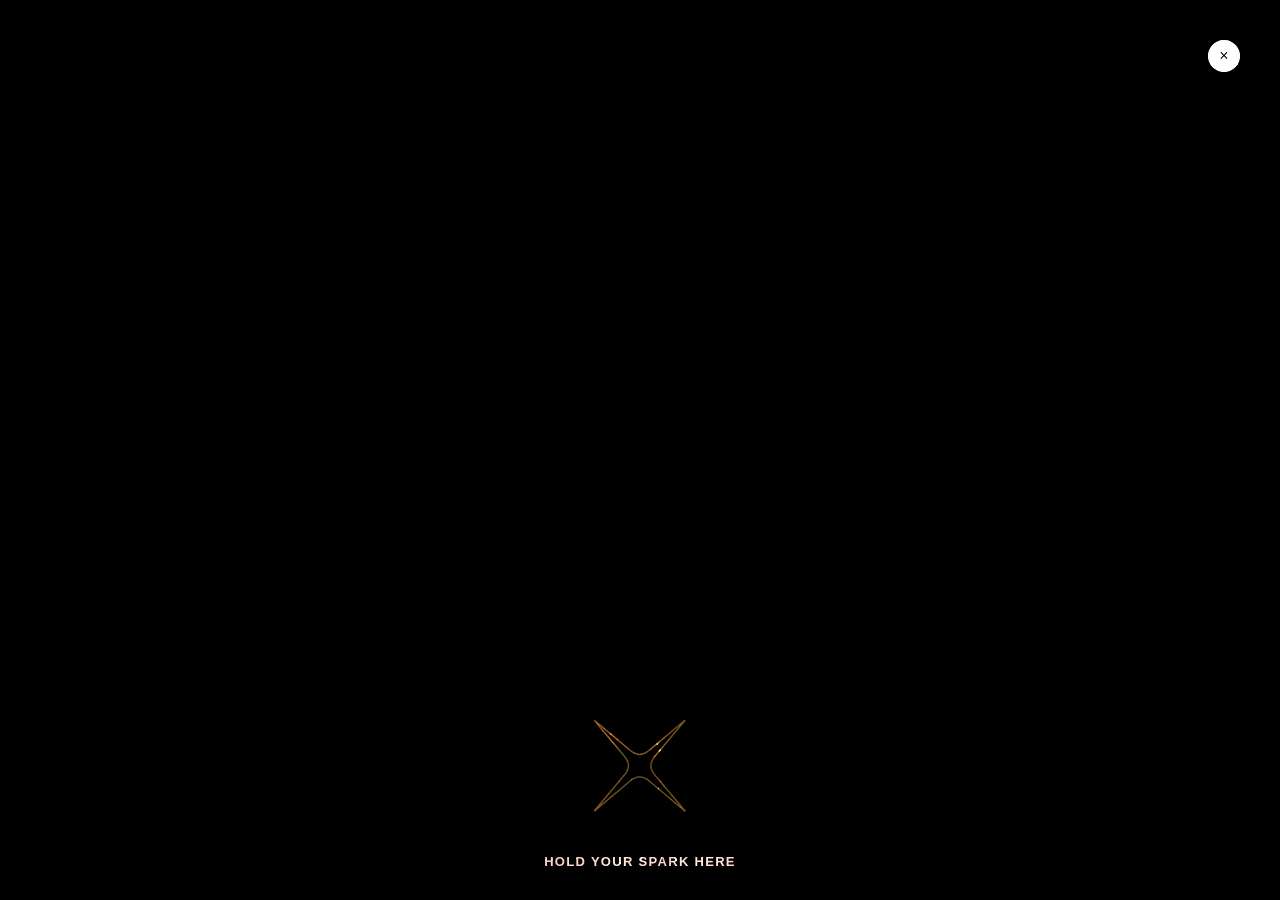
<file: index.html>
<!DOCTYPE html>
<!--
  GitHub Pages entry point. Sends the visitor to the demo, keeping anything
  after the "?" so links like ?years=50 still work.
-->
<html lang="en">
<head>
  <meta charset="utf-8">
  <title>Long Service Award — Milestone Overlay</title>
  <script>location.replace('lsa-demo.html' + location.search);</script>
  <noscript><meta http-equiv="refresh" content="0; url=lsa-demo.html"></noscript>
</head>
<body>
  <p><a href="lsa-demo.html">Long Service Award overlay demo</a></p>
</body>
</html>
</file>
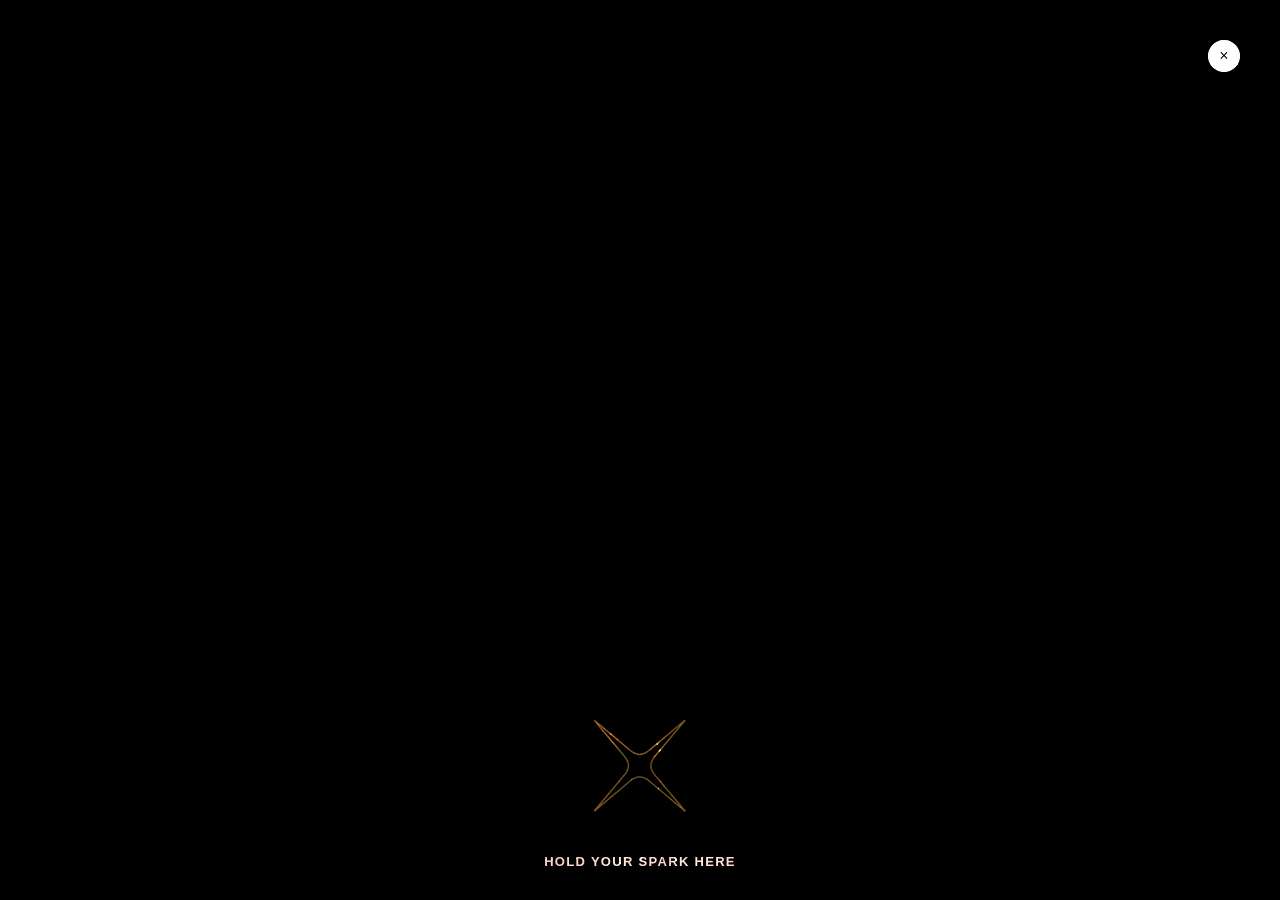
<file: handoff/index.html>
<!DOCTYPE html>
<!--
  Long Service Award — local demo page. Not part of what ships.
  ---------------------------------------------------------------------------
  Loads the real overlay (lsa-experience.css and lsa-experience.js) over a
  screenshot of the intranet (bg.png), so what you see is what Liferay gets.

  Serve it over HTTP, not file://. From the project folder:
      node serve.js . 8126
  then open http://localhost:8126/. The window must be at least
  1024px wide.

  To try another milestone or name, add it to the address:
      http://localhost:8126/?years=50
      http://localhost:8126/?years=25&name=Priya
  or change data-years or data-name on the mount element below.

  The inline <style> is demo dressing only; the CSP rules apply to Liferay,
  not to this page.
-->
<html lang="en">
<head>
  <meta charset="utf-8">
  <title>LSA Overlay — Local Demo Stage</title>

  <style>
    html, body { margin: 0; padding: 0; height: 100%; }

    /* Stands in for the Liferay intranet page the overlay sits on top of. */
    body {
      background-image: url("bg.png");
      background-size: cover;
      background-position: top center;
      background-repeat: no-repeat;
      background-attachment: fixed;
      background-color: #1b2733;
    }
  </style>

  <!-- Same fonts, same order as lsa-mount.html. -->
  <link rel="preconnect" href="https://fonts.googleapis.com">
  <link rel="preconnect" href="https://fonts.gstatic.com" crossorigin>
  <link rel="stylesheet" href="https://fonts.googleapis.com/css2?family=Aleo:ital,wght@0,700;1,700&family=Public+Sans:wght@600&display=swap">

  <link rel="stylesheet" href="lsa-experience.css">
</head>
<body>

  <div id="lsa-mount" data-name="Akhil" data-years="5"></div>

  <!-- Demo only: ?years=50 and ?name=Priya in the address override the mount
       element, so any milestone can be shown by URL. On Liferay the server
       fills these in instead. -->
  <script>
    (function () {
      var q = new URLSearchParams(location.search);
      var mount = document.getElementById('lsa-mount');
      var years = parseInt(q.get('years'), 10);
      if (years > 0) mount.setAttribute('data-years', String(years));
      if (q.has('name')) mount.setAttribute('data-name', q.get('name'));
    })();
  </script>

  <script src="lsa-experience.js"></script>

</body>
</html>
</file>
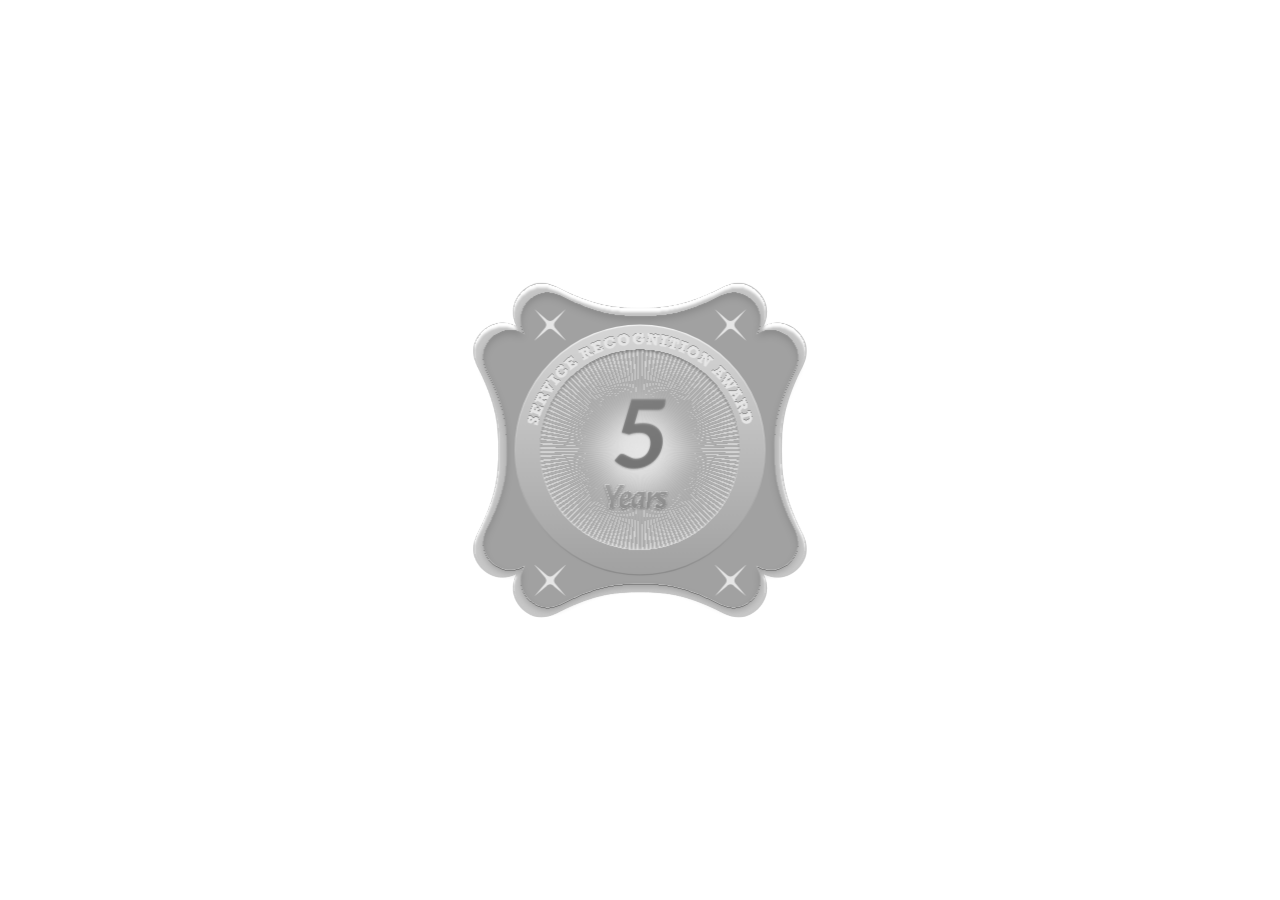
<file: lab/medal-lab/index.html>
<!DOCTYPE html>
<!--
  Medal lab. A separate playground for the medal interaction.

  Holds only the card, the medal and the medal's cursor tilt, ported from
  lsa-experience.js / lsa-experience.css as of 2026-09-30. No fireworks, no
  charge, no veil. Production does not load anything from here, so change
  freely.

  Class names are kept the same as production (lsa-*) so anything that works
  here can be carried back without renaming.

  Serve over HTTP from the project root, then open /lab/medal-lab/.
-->
<html lang="en">
<head>
  <meta charset="utf-8">
  <title>Medal Lab</title>

  <link rel="preconnect" href="https://fonts.googleapis.com">
  <link rel="preconnect" href="https://fonts.gstatic.com" crossorigin>
  <link rel="stylesheet" href="https://fonts.googleapis.com/css2?family=Aleo:ital,wght@0,700;1,700&family=Public+Sans:wght@600&display=swap">

  <link rel="stylesheet" href="medal-lab.css">
</head>
<body class="lsa-lab-body">
  <script src="medal-lab.js"></script>
</body>
</html>
</file>
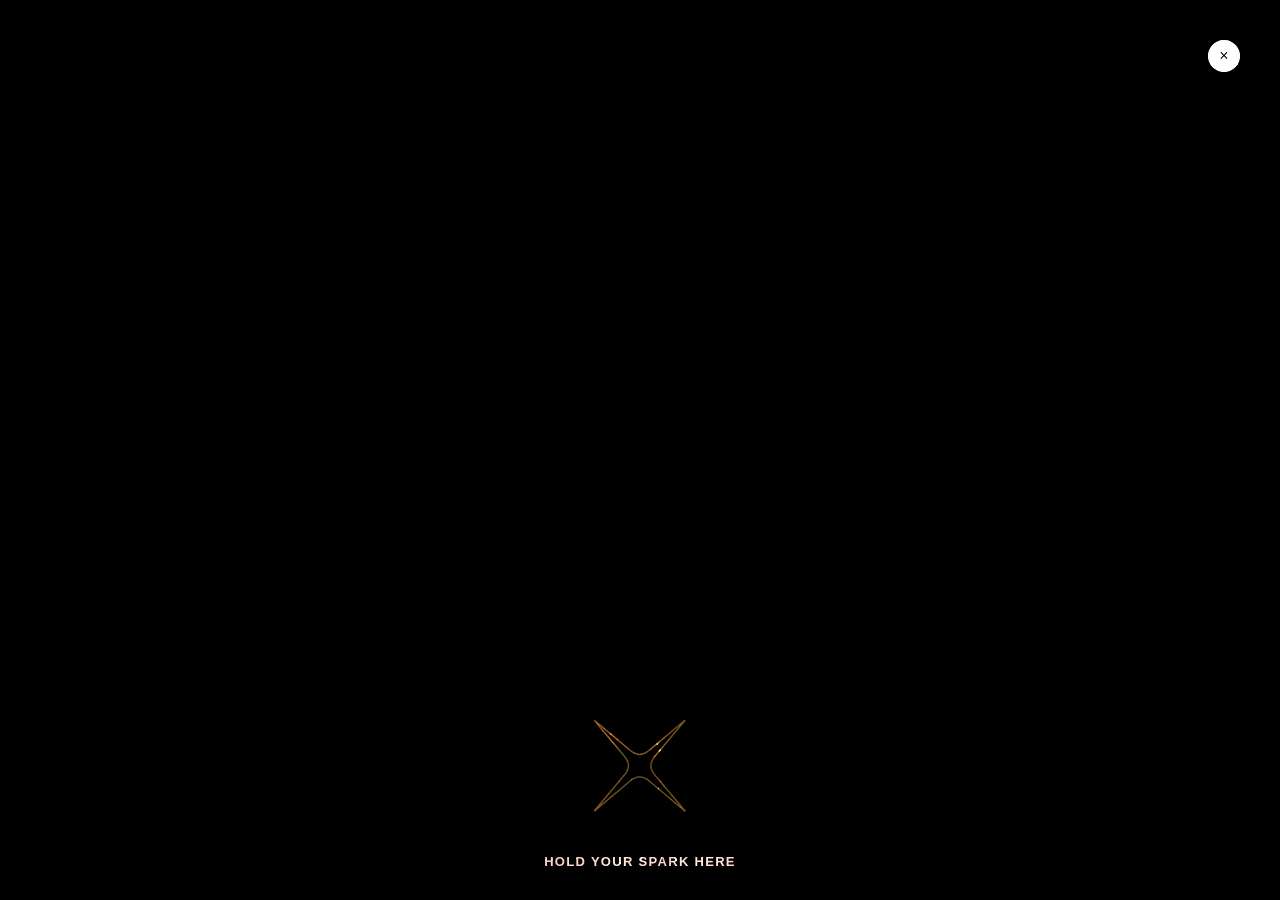
<file: lsa-demo.html>
<!DOCTYPE html>
<!--
  Long Service Award — local demo page. Not part of what ships.
  ---------------------------------------------------------------------------
  Loads the real overlay (lsa-experience.css and lsa-experience.js) over a
  screenshot of the intranet (bg.png), so what you see is what Liferay gets.

  Serve it over HTTP, not file://. From the project folder:
      node .claude/serve.js . 8126
  then open http://localhost:8126/lsa-demo.html. The window must be at least
  1024px wide.

  To try another milestone or name, add it to the address:
      lsa-demo.html?years=50
      lsa-demo.html?years=25&name=Priya
  or change data-years or data-name on the mount element below.

  The inline <style> is demo dressing only; the CSP rules apply to Liferay,
  not to this page.
-->
<html lang="en">
<head>
  <meta charset="utf-8">
  <title>LSA Overlay — Local Demo Stage</title>

  <style>
    html, body { margin: 0; padding: 0; height: 100%; }

    /* Stands in for the Liferay intranet page the overlay sits on top of. */
    body {
      background-image: url("bg.png");
      background-size: cover;
      background-position: top center;
      background-repeat: no-repeat;
      background-attachment: fixed;
      background-color: #1b2733;
    }
  </style>

  <!-- Same fonts, same order as lsa-mount.html. -->
  <link rel="preconnect" href="https://fonts.googleapis.com">
  <link rel="preconnect" href="https://fonts.gstatic.com" crossorigin>
  <link rel="stylesheet" href="https://fonts.googleapis.com/css2?family=Aleo:ital,wght@0,700;1,700&family=Public+Sans:wght@600&display=swap">

  <link rel="stylesheet" href="lsa-experience.css">
</head>
<body>

  <div id="lsa-mount" data-name="Akhil" data-years="5"></div>

  <!-- Demo only: ?years=50 and ?name=Priya in the address override the mount
       element, so any milestone can be shown by URL. On Liferay the server
       fills these in instead. -->
  <script>
    (function () {
      var q = new URLSearchParams(location.search);
      var mount = document.getElementById('lsa-mount');
      var years = parseInt(q.get('years'), 10);
      if (years > 0) mount.setAttribute('data-years', String(years));
      if (q.has('name')) mount.setAttribute('data-name', q.get('name'));
    })();
  </script>

  <script src="lsa-experience.js"></script>

</body>
</html>
</file>
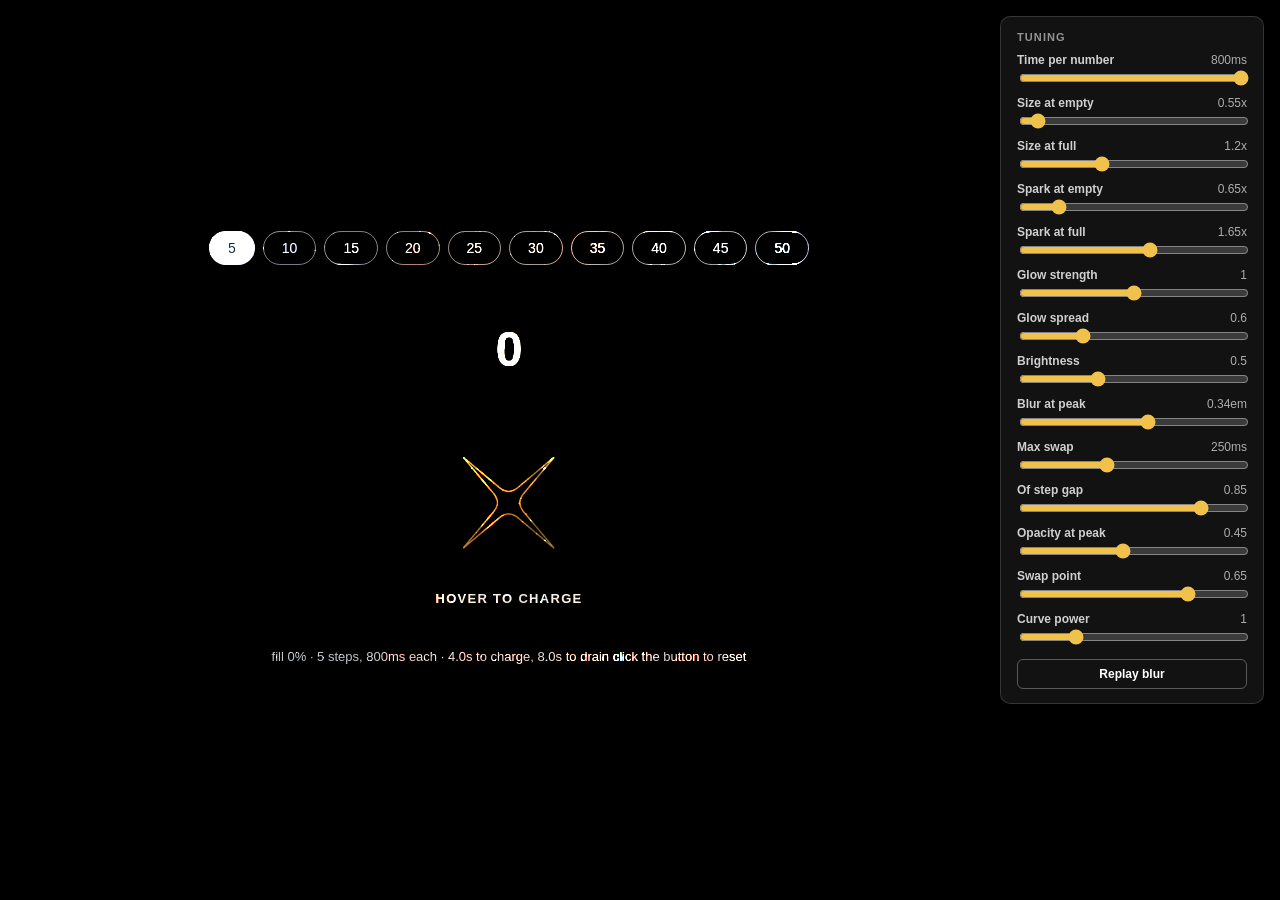
<file: lab/charge-test.html>
<!DOCTYPE html>
<!--
  THROWAWAY. A rough rig for judging ONE thing by eye before any of it is built
  for real:

      does a bigger milestone actually FEEL bigger when the only thing
      that changes is how long you hold and how fast the number climbs?

  The flat-3s version this file was built to test is GONE. It answered its
  question — the same 3 seconds for every milestone meant 50 years read as 5
  years with a faster counter, and nothing about it felt bigger. So the charge
  now stretches with the milestone, 3s at 5 years to 5s at 50.

  Longer, not ten times longer: at a fixed climb rate 50 years would be a
  30-second motionless hold, which stops being a celebration and becomes an
  endurance test. The compressed curve is the compromise.

  THE TOP END HAS ALREADY COME DOWN ONCE — 6s was tried and judged too long.
  That is worth knowing before anyone raises it again looking for more contrast
  between the milestones: the contrast is not free, and this end of it has been
  looked at.

  Note what lowering the hold does, because the two knobs are tied: the counter
  still has to reach 50, so a shorter charge makes the number climb FASTER, not
  slower. 6s was ~8 numbers a second; 5s is ~10. Buying back a second of hold
  spends it on legibility, which is the open question the rig is now for:

      at 50, does ~10 numbers a second read as impressive, or as noise?

  If it reads as noise there is no third knob to turn here — the fix would be
  to stop showing every number, and that is a different design.

  Deliberately ugly. No sparks, no shimmer, no growth, no snap, no fireworks.
  Those are later steps and would only get in the way of judging the timing.

  The ONE thing built properly here is that the counter is derived from the
  FILL LEVEL, not from a timer — `count = round(fill * years)`. That is the
  part of the real design most likely to be got wrong, so the prototype does it
  right and proves the feel of it.

  Delete this file once the real interaction is built.
-->
<html lang="en">
<head>
<meta charset="utf-8">
<title>Charge test — hover to fill</title>
<style>
  /* Black at the bottom, galaxy layered on top of it, content above both.
     backdrop-filter on the number then has the galaxy to blur. */
  /* THE GALAXY SITS ON TOP, AND CAN ONLY BRIGHTEN.

     color-dodge cannot lift black at all, so the image is invisible everywhere
     except where something bright is already painted. The letters are the only
     bright surface on the page, so the galaxy lands on the letters and nowhere
     else. No mask, no clip path, nothing cut to the shape of the text.

     It is a SIBLING of the text, never a child. It has to see both the letters
     and the black underneath them; nested inside the text it could only blend
     with that one element.

     pointer-events none so it does not eat clicks on the picker or the spark. */
  .galaxy {
    position: absolute; inset: 0;
    width: 100%; height: 100%;
    object-fit: cover;
    mix-blend-mode: color-dodge;
    pointer-events: none;
  }

  /* ⚠ NOTHING BETWEEN THE GALAXY AND THIS BLACK MAY HAVE a transform, an
     opacity below 1, a filter, or will-change. Any of those seals the blend
     inside that wrapper, it stops reaching the black, and the effect dies for
     a reason that looks unrelated to whatever was changed.

     isolation: isolate keeps the blend contained here rather than reaching out
     to the page behind. */
  html { background: #000; }

  body {
    background: #000;
    position: relative;
    isolation: isolate;
  }

  html, body {
    margin: 0; height: 100%;
    font-family: -apple-system, BlinkMacSystemFont, "Segoe UI", Roboto, Helvetica, Arial, sans-serif;
    color: #fff;
    display: flex; flex-direction: column; align-items: center; justify-content: center;
    gap: 40px;
    user-select: none;
    /* The drawn spark IS the cursor. Set here and inherited, exactly as the
       overlay does it on .lsa-root, so no child can punch a hole in it by
       asking for its own pointer. */
    cursor: none;
  }

  /* Keeps the centred stage clear of the fixed tuning panel on the right,
     which otherwise sits on top of the last three milestone buttons. */
  body { box-sizing: border-box; padding-right: 262px; }

  /* Which milestone we are pretending to be. */
  .picker { display: flex; gap: 8px; flex-wrap: wrap; justify-content: center; }
  .picker button {
    padding: 8px 18px; border-radius: 999px; cursor: pointer;
    border: 1px solid rgba(255,255,255,0.45);
    background: transparent; color: #fff; font-size: 14px;
  }
  .picker button.on { background: #fff; color: #172733; }

  /* The counter — sits ABOVE the button, as agreed. */
  .count { font-size: 88px; font-weight: 700; line-height: 1; letter-spacing: -0.02em; }

  /* The number grows as the spark fills.

     SCALED, NOT RESIZED. A changing font-size reflows the line and shoves
     YEARS sideways on every step. A transform is painted, not laid out, so the
     number swells in place and nothing around it moves. inline-block because a
     transform does nothing at all on a plain inline box.

     transform is the ONLY thing written here. The swap already writes filter
     and opacity on this element every frame, and two writers on one property
     is the trap that makes these effects fight. */
  .count #count {
    display: inline-block;
    transform-origin: 50% 50%;
    will-change: transform;
  }

  /* WHITE, and that choice is the whole difference in how the galaxy reads.

     color-dodge is a volume knob on what is underneath. Pure white is already
     at maximum, so turning it up does nothing: a fully revealed white letter
     shows no galaxy at all. The image's entire job here is the ignition on the
     way in, and then it gets out of the way.

     Glyph EDGES will still catch it. Antialiased pixels are part-transparent,
     so they land between white and black, and anything between the two dodges.
     A faint fringe on the outlines is inherent to the technique.

     Grey gives the other version: the galaxy stays in the letters at rest. */
  .count { color: #fff; }


  /* The dormant spark. Replaces the pill, and the change is not cosmetic: this
     is an OBJECT that fills, not a control that gets pressed. It is the same
     4-point sparkle the cursor is made of, so the thing being charged is
     visibly the same substance doing the charging.

     Far larger than the 15px source art, because the fill has to read as a
     rising level. At the old pill's 52px height you cannot see a waterline
     inside a star at all. */
  .rig { display: flex; flex-direction: column; align-items: center; gap: 18px; }

  .charge {
    position: relative;
    width: 140px; height: 140px;
    /* THE HIT AREA IS THE CIRCLE, NOT THE STAR. Asking someone to hover the
       actual outline of a thin 4-point shape would be a precision task, and
       this interaction then asks them to HOLD there for seconds. So the target
       is the generous circle the star sits inside. The visible shape is the
       feedback; this is what you are actually aiming at. */
    border-radius: 50%;

    /* NO drop-shadow HERE. There was one, driven by --fill, and it was a
       mistake: a drop-shadow applies to the whole silhouette, STROKE INCLUDED,
       so it hung a halo off the outline rather than glowing from the light
       inside. Gold at 70% smeared over pure black reads as a brown smudge, not
       as glow — it was the thing that "stood out" around the border.

       If the spark wants a glow later it has to come from the fill alone, not
       from the element. */
  }

  /* overflow visible so the art can grow past its 140px box without being
     clipped. transform-origin centre so it swells in place. */
  .charge svg {
    width: 100%; height: 100%; overflow: visible; display: block;
    transform-origin: 50% 50%;
    will-change: transform;
  }

  /* The EMPTY state: an outline with nothing in it. This is what "dormant"
     looks like — the shape is fully present, it just has no light in it yet. */
  .spark-track {
    fill: none;

    /* GOLD, NOT WHITE. A cool white hairline around warm gold light reads as
       two different materials — a wireframe someone poured light into. The
       dormant spark should be the SAME substance as the lit one, just unlit,
       so this is the fill's own gold at low alpha.

       And it warms as it fills: the alpha climbs with --fill (inherited from
       .charge), so the outline comes up with the light inside it rather than
       staying a constant frame around a changing picture. */
    stroke: rgba(240, 194, 75, calc(0.34 + 0.46 * var(--fill, 0)));

    /* Back to the original hairline. It was doubled to 0.45 and that was the
       wrong read of the complaint — the weight was never the problem, the
       colour was. A thin gold line is fine; a thin WHITE line around gold light
       was not. */
    stroke-width: 0.22;
    stroke-linejoin: round;
  }

  /* The same path again, over the outline, filled by the radial gradient.

     NOT BLURRED. It was, and that is what put a dark seam between the light and
     the border: feGaussianBlur softens the SILHOUETTE, so the fill's edge
     retreated inward from the outline, and since the stroke straddles the path
     edge its inner half then sat over a half-transparent fill with black
     showing through. Read as an emboss.

     The soft edge you want is the growing FRONT of the light, and SOFT_BAND in
     the gradient already does that. The star's own outline is the one edge that
     should stay crisp. */
  .spark-fill { stroke: none; }

  /* Opacity and brightness are both written from the loop, so no transition
     here. Starts at 0 because an empty spark must not glow. */
  .spark-halo { stroke: none; opacity: 0; }

  /* The spark cursor's canvas. Ported from the overlay, where it is .lsa-spark
     at z 5 — above everything, and never a pointer target itself. */
  .sparks {
    position: fixed; inset: 0; z-index: 10;
    width: 100%; height: 100%;
    display: block; pointer-events: none;
  }

  .label {
    font-size: 13px; font-weight: 700; letter-spacing: 0.1em;
    text-transform: uppercase; opacity: 0.7;
  }

  .readout { font-size: 13px; opacity: 0.7; font-variant-numeric: tabular-nums; text-align: center; line-height: 1.7; }

  /* Blur tuning panel. Lab only, and the whole reason this file still exists.
     Sits above the spark canvas (z 10) so it can be clicked, and restores a
     real cursor: the body hides it because the drawn spark IS the cursor, but
     you cannot drag a slider you cannot see. */
  .tune {
    position: fixed; top: 16px; right: 16px; z-index: 20;
    width: 230px; padding: 14px 16px;
    background: rgba(20, 20, 20, 0.92);
    border: 1px solid rgba(255, 255, 255, 0.15);
    border-radius: 10px;
    font-size: 12px;
    cursor: auto;
  }
  .tune * { cursor: auto; }
  .tune h4 {
    margin: 0 0 10px; font-size: 11px; letter-spacing: 0.1em;
    text-transform: uppercase; opacity: 0.55; font-weight: 700;
  }
  .tune label { display: block; margin-bottom: 10px; }
  .tune .row { display: flex; justify-content: space-between; margin-bottom: 3px; }
  .tune .row b { font-weight: 600; opacity: 0.8; }
  .tune .row span { font-variant-numeric: tabular-nums; opacity: 0.65; }
  .tune input[type=range] { width: 100%; display: block; accent-color: #F0C24B; }
  .tune button {
    width: 100%; margin-top: 4px; padding: 7px;
    border: 1px solid rgba(255, 255, 255, 0.3); border-radius: 6px;
    background: transparent; color: #fff; font-size: 12px; font-weight: 600;
  }
</style>
</head>
<body>

  <div class="picker" id="picker"></div>

  <div class="count"><span id="count">0</span></div>

  <div class="rig">
    <div class="charge" id="charge">
      <!-- assets/Path.svg, inlined. Inlined rather than an <img> because the
           fill has to be addressable: an <img> is an opaque box and its insides
           cannot be styled or clipped from the page. Same path data as
           SPARK_SHAPE in lsa-experience.js. 15x15 box, centred at 7.44. -->
      <svg viewBox="0 0 15 15" aria-hidden="true">
        <defs>
          <!-- INSIDE OUT. Light gathers at the core and grows outward, which is
               what a spark actually does — the rising waterline this replaced
               was liquid logic borrowed from the pill, and it also made the
               fill read as non-linear, since a 4-point star's mass is all at
               its waist and the arms taper to nothing.

               userSpaceOnUse so the radius is in viewBox units: centred on the
               shape's own centre (7.44) with r 10.6, the distance from there
               out to the diagonal tips. So offset 1 is exactly "the tips are
               lit" and nothing is wasted past the shape.

               THE TWO STOPS ARE DELIBERATELY APART, unlike the hard waterline
               they replace — the gap between them IS the blurred edge, so the
               light has a soft front rather than a cut line. -->
          <radialGradient id="sparkfill" gradientUnits="userSpaceOnUse"
                          cx="7.44" cy="7.44" r="10.6">
            <stop id="coreA" offset="0" stop-color="#FFF0C0"/>
            <stop id="coreB" offset="0" stop-color="#F0C24B" stop-opacity="0"/>
          </radialGradient>

          <!-- Blurs the halo copy below. Generous region because the default
               clips at 120% and would cut the bloom off square. -->
          <filter id="halo" x="-75%" y="-75%" width="250%" height="250%">
            <feGaussianBlur id="haloBlur" stdDeviation="0.6"/>
          </filter>
        </defs>

        <!-- THE GLOW. A third copy of the path, filled with the SAME gradient
             and blurred, sitting behind everything else.

             This is why it is not the drop-shadow that was tried and thrown
             out. That one applied to the whole element, outline included, so an
             empty spark still had a halo hanging off its hairline and it read
             as a brown smudge on black. This one carries only the gradient, so
             an unlit spark glows not at all and the bloom grows with the light
             that is actually inside it. -->
        <path class="spark-halo" fill="url(#sparkfill)" filter="url(#halo)" d="M14.8563 14.88L9.09636 10.0498C9.09636 10.0498 8.31607 9.28792 7.44088 9.28792C6.5569 9.28792 5.77661 10.0498 5.77661 10.0498L0.0184526 14.88L0 14.8633L4.83112 9.10339C4.83112 9.10339 5.5912 8.32574 5.5912 7.44C5.5912 6.56305 4.83112 5.78452 4.83112 5.78452L0 0.0202103L0.0184526 0L5.77661 4.83552C5.77661 4.83552 6.5569 5.59911 7.44088 5.59911C8.31607 5.59911 9.09636 4.83552 9.09636 4.83552L14.8563 0L14.88 0.0254826L10.0392 5.78452C10.0392 5.78452 9.2844 6.56305 9.2844 7.44C9.2844 8.32574 10.0392 9.10339 10.0392 9.10339L14.88 14.8615L14.8563 14.88Z"/>

        <path class="spark-track" d="M14.8563 14.88L9.09636 10.0498C9.09636 10.0498 8.31607 9.28792 7.44088 9.28792C6.5569 9.28792 5.77661 10.0498 5.77661 10.0498L0.0184526 14.88L0 14.8633L4.83112 9.10339C4.83112 9.10339 5.5912 8.32574 5.5912 7.44C5.5912 6.56305 4.83112 5.78452 4.83112 5.78452L0 0.0202103L0.0184526 0L5.77661 4.83552C5.77661 4.83552 6.5569 5.59911 7.44088 5.59911C8.31607 5.59911 9.09636 4.83552 9.09636 4.83552L14.8563 0L14.88 0.0254826L10.0392 5.78452C10.0392 5.78452 9.2844 6.56305 9.2844 7.44C9.2844 8.32574 10.0392 9.10339 10.0392 9.10339L14.88 14.8615L14.8563 14.88Z"/>
        <path class="spark-fill" fill="url(#sparkfill)" d="M14.8563 14.88L9.09636 10.0498C9.09636 10.0498 8.31607 9.28792 7.44088 9.28792C6.5569 9.28792 5.77661 10.0498 5.77661 10.0498L0.0184526 14.88L0 14.8633L4.83112 9.10339C4.83112 9.10339 5.5912 8.32574 5.5912 7.44C5.5912 6.56305 4.83112 5.78452 4.83112 5.78452L0 0.0202103L0.0184526 0L5.77661 4.83552C5.77661 4.83552 6.5569 5.59911 7.44088 5.59911C8.31607 5.59911 9.09636 4.83552 9.09636 4.83552L14.8563 0L14.88 0.0254826L10.0392 5.78452C10.0392 5.78452 9.2844 6.56305 9.2844 7.44C9.2844 8.32574 10.0392 9.10339 10.0392 9.10339L14.88 14.8615L14.8563 14.88Z"/>
      </svg>
    </div>

    <div class="label" id="label">Hover to charge</div>
  </div>

  <div class="readout" id="readout"></div>

  <div class="tune" id="tune"><h4>Tuning</h4></div>

  <canvas class="sparks" id="sparks"></canvas>

  <!-- Last, and a sibling of everything it blends with. -->
  <!-- Moved into assets/ on 2026-09-04 when the overlay started loading it too.
       It is a shipped asset now, not a loose file at the repo root, and one
       ASSET_PATH is the only path rule the Liferay integration should need. -->
  <img class="galaxy" src="../assets/gal4.jpg" alt="">

<script>
(function () {
  'use strict';

  /* ---- How long a charge takes -------------------------------------------
     ONE INTERVAL PER NUMBER, EVERYWHERE. The charge lasts as long as it takes
     to walk the step list at a fixed pace, so a number is on screen for the
     same time at 5 years as at 50 and the counter never feels rushed at the
     big milestones.

         5y    5 steps ->  2.0s
         25y  13 steps ->  5.2s
         50y  18 steps ->  7.2s

     ⚠ THIS REPLACES a 3s-to-5s curve, which capped 50 years at 5s and so ran
     its 18 numbers at 278ms each. Watched, it read as too quick. Capping the
     hold and showing every milestone the same way cannot both be had; the cap
     is what went.

     ⚠ It also means 5 years is now a SHORTER hold than it was, 2.0s against
     3.0s, which is the price of one pace for everyone. Raise the interval if 5
     years now feels too brief to be a gesture, and 50 years gets longer with
     it. The slider is in the panel. */
  function chargeSecondsFor() {
    return steps.length * (tune.stepMs / 1000);
  }

  /* Draining is slower than charging, so a moment's wobble off the button costs
     a little progress rather than all of it.

     A RATIO, not a constant, and that is the point. It used to be a flat 6s,
     which was exactly twice the flat 3s charge. Now that the charge stretches,
     a flat 6 would quietly collapse to 1:1 at 50 years — making the LONGEST
     hold also the least forgiving one, which is backwards. Deriving it keeps
     every milestone equally tolerant of a wobble. */
  var DRAIN_RATIO = 2;

  /* How soft the growing edge of the light is, as a fraction of the radius.
     This is the blur: the fill's leading edge and its trailing opaque edge are
     this far apart, so the front is a gradient rather than a line. Too small
     and it snaps back to a hard ring; too large and the spark never looks
     properly lit, because the fade eats the whole shape. */
  var SOFT_BAND = 0.18;

  // All ten real milestones, so every one can be judged by eye. The award has
  // no others; 7 or 12 work, but nobody is ever given them.
  var YEARS_OPTIONS = [5, 10, 15, 20, 25, 30, 35, 40, 45, 50];
  var years = 5;

  /* ---- The step list ----------------------------------------------------
     The counter no longer shows every number. It shows every number to 10,
     then every FIVE, and always lands exactly on the milestone.

     Fives, not tens. Every milestone is a multiple of five, so stepping by
     five lands on all ten of them with no odd final jump. Stepping by ten made
     the odd milestones stutter at the end (30 then 35), and the rhythm changed
     halfway through for no reason the viewer could see.

     WHY: at 50 years the counter had 100ms per number, and a number needs
     roughly 200ms to be read at all. Showing all 50 readably would take 10
     seconds of holding, and 6s was already rejected as too long. So the fix is
     to show fewer numbers, not to hold longer.

         5   1 2 3 4 5                       5 steps   600ms each
         25  1..10, 15, 20, 25              13 steps   299ms each
         50  1..10, 15, 20 ... 45, 50       18 steps   278ms each

     Against the charge curve every milestone lands between 278ms and 600ms a
     step, all above the ~200ms a number needs to be read at all, with room
     left for a blur.

     It also keeps a big milestone feeling big: 18 steps against 5.

     Works for any positive number, not just multiples of five, because the
     real overlay accepts any (a seven-year award counts 1..7). The final push
     is what guarantees the last number is the milestone itself. */
  function stepsFor(y) {
    var out = [];
    for (var n = 1; n <= 10 && n <= y; n++) out.push(n);
    for (var m = 15; m <= y; m += 5) out.push(m);
    if (out[out.length - 1] !== y) out.push(y);
    return out;
  }

  var steps = stepsFor(years);

  // Lab debug hook, same idea as window.lab2 in the fireworks lab.
  window.__chargeDebug = { stepsFor: stepsFor };

  var fill = 0;          // 0..1
  var hovering = false;
  var charged = false;

  /* The last number actually written to the DOM.

     The loop runs every frame, but the number only changes 5 to 18 times in
     the whole charge. Writing it 60 times a second was harmless while it was
     plain text; it stops being harmless the moment a blur hangs off the
     change, because the animation would restart every frame and never play a
     single one to the end.

     -1 rather than 0 so the first frame always writes. */
  var shownCount = -1;

  /* ---- The number swap --------------------------------------------------
     The old number blurs out, the new one blurs in.

     ONE ELEMENT, ONE CURVE. Rather than an out animation followed by an in
     animation, this is a single arc: blur and fade rise to a peak, the text is
     swapped at that peak while it is invisible, then blur and fade come back
     down. Half the timing to get right, and the swap can never be seen because
     opacity is 0 at exactly the frame it happens.

     DRIVEN FROM THE FRAME LOOP, NOT A CSS TRANSITION. The loop writes `filter`
     and `opacity` every frame; a transition on those properties would be a
     second writer chasing values that have already changed. One writer per
     property.

     The duration ADAPTS to the milestone. A step lasts 600ms at 5 years and
     278ms at 50, so a fixed duration would either crawl at 5 or overrun at 50.
     Taking 85% of the step interval leaves a beat of the number sitting still
     and readable before the next swap starts. */
  /* Every one of these is a slider in the tuning panel.

     THESE ARE TUNED VALUES, dialled in by eye on 2026-09-04, not defaults
     anybody guessed. They are what gets ported to production. */
  var tune = {
    stepMs: 800,   // how long ONE number is on screen. Sets the whole charge.
    scale0: 0.55,  // number size at empty
    scale1: 1.2,   // number size at full
    spark0: 0.65,  // spark size at empty
    spark1: 1.65,  // spark size at full
    glow: 1,       // strength of the bloom behind the spark, at full
    glowBlur: 0.6, // bloom radius, in viewBox units
    hot: 0.5,      // extra brightness on the fill itself, at full
    blur:  0.34,   // em at the peak. em, so it scales with font-size.
    maxMs: 250,    // longest a swap may take
    frac:  0.85,   // of one step's interval, so it adapts to the milestone
    floor: 0.45,   // brightness at the peak. Never reaches 0, so the number
                   // stays part-lit and the galaxy keeps dodging through it.
    peak:  0.65,   // where in the swap the text changes. Past halfway, so it
                   // blurs out slowly and snaps back in.
    power: 1       // curve shape. >1 holds sharp longer then blurs hard.
  };

  var TUNE_ROWS = [
    { k: 'stepMs', label: 'Time per number', min: 150, max: 800, step: 25, unit: 'ms' },
    { k: 'scale0', label: 'Size at empty',   min: 0.5, max: 1.5, step: 0.05, unit: 'x' },
    { k: 'scale1', label: 'Size at full',    min: 0.5, max: 2.5, step: 0.05, unit: 'x' },
    { k: 'spark0', label: 'Spark at empty',  min: 0.5, max: 1.5, step: 0.05, unit: 'x' },
    { k: 'spark1', label: 'Spark at full',   min: 0.5, max: 2.5, step: 0.05, unit: 'x' },
    { k: 'glow',   label: 'Glow strength',   min: 0,   max: 2,   step: 0.05, unit: '' },
    { k: 'glowBlur', label: 'Glow spread',   min: 0.1, max: 2,   step: 0.05, unit: '' },
    { k: 'hot',    label: 'Brightness',      min: 0,   max: 1.5, step: 0.05, unit: '' },
    { k: 'blur',  label: 'Blur at peak',    min: 0,   max: 0.6, step: 0.01, unit: 'em' },
    { k: 'maxMs', label: 'Max swap',        min: 40,  max: 600, step: 10,   unit: 'ms' },
    { k: 'frac',  label: 'Of step gap',     min: 0.2, max: 1,   step: 0.05, unit: '' },
    { k: 'floor', label: 'Opacity at peak', min: 0,   max: 1,   step: 0.05, unit: '' },
    { k: 'peak',  label: 'Swap point',      min: 0.2, max: 0.8, step: 0.05, unit: '' },
    { k: 'power', label: 'Curve power',     min: 0.4, max: 3,   step: 0.1,  unit: '' }
  ];

  (function buildTune() {
    var box = document.getElementById('tune');

    TUNE_ROWS.forEach(function (row) {
      var wrap = document.createElement('label');
      var head = document.createElement('div');
      head.className = 'row';
      head.innerHTML = '<b></b><span></span>';
      head.querySelector('b').textContent = row.label;

      var out = head.querySelector('span');
      var input = document.createElement('input');
      input.type = 'range';
      input.min = row.min; input.max = row.max; input.step = row.step;
      input.value = tune[row.k];

      function show() { out.textContent = input.value + row.unit; }
      input.addEventListener('input', function () {
        tune[row.k] = parseFloat(input.value);
        show();
      });
      show();

      wrap.appendChild(head);
      wrap.appendChild(input);
      box.appendChild(wrap);
    });

    /* Replays the arc on the number already on screen. Charging to see one
       swap is slow, and this shows the blur and the fade without touching the
       fill. The number does not change, which is fine — the shape of the arc
       is the thing being judged. */
    var btn = document.createElement('button');
    btn.textContent = 'Replay blur';
    btn.addEventListener('click', function () {
      swapTo = null;
      swapT = 0;
      swapDur = Math.min(tune.maxMs / 1000, 0.6);
    });
    box.appendChild(btn);
  })();

  var swapT = -1;             // seconds into the current swap, -1 when idle
  var swapTo = null;          // the number waiting to be written at the peak
  var swapDur = tune.maxMs / 1000;

  function swapTick(dt) {
    if (swapT < 0) return;

    swapT += dt;
    var p = swapT / swapDur;

    if (p >= 1) {
      // Guard: normally written at the peak below, but a single frame longer
      // than the whole swap would skip that.
      if (swapTo !== null) { elCount.textContent = swapTo; swapTo = null; }
      elCount.style.filter = '';
      swapT = -1;
      return;
    }

    /* 0 at both ends, 1 at the swap point. Two half-curves rather than one
       sine, so the peak can sit off-centre: a peak at 0.35 blurs out fast and
       eases the new number in slowly, which is a different feel from the
       symmetric version even at the same duration. */
    var pk = tune.peak;
    var t = (p < pk) ? (p / pk) : ((1 - p) / (1 - pk));
    var k = Math.pow(Math.sin(t * Math.PI / 2), tune.power);

    if (p >= pk && swapTo !== null) {
      elCount.textContent = swapTo;
      swapTo = null;
    }

    /* BRIGHTNESS, NOT OPACITY, and the two are not interchangeable here.
       Opacity fades the letter against the background after it is drawn, which
       flattens the whole thing into an ordinary crossfade. Brightness changes
       how much light the letter is emitting BEFORE the galaxy blends with it,
       and that is what makes the reveal ignite unevenly.

       Blur first, then brightness. A blurred letter spreads its light over
       more pixels so it reads dimmer, which turns the dodge down; as the blur
       tightens the light concentrates and the galaxy amplifies it. The two
       feed each other only in this order. */
    elCount.style.filter =
      'blur(' + (k * tune.blur).toFixed(3) + 'em) ' +
      'brightness(' + ((1 - k * (1 - tune.floor)) * 100).toFixed(1) + '%)';
  }

  var coreA = document.getElementById('coreA');
  var coreB = document.getElementById('coreB');
  var elCount = document.getElementById('count');
  var elLabel = document.getElementById('label');
  var elReadout = document.getElementById('readout');
  var elCharge = document.getElementById('charge');
  var sparkArt = document.querySelector('#charge svg');
  var elHalo = document.querySelector('.spark-halo');
  var elFillPath = document.querySelector('.spark-fill');
  var elHaloBlur = document.getElementById('haloBlur');
  var haloBlurNow = -1;

  YEARS_OPTIONS.forEach(function (y) {
    var b = document.createElement('button');
    // Bare numbers, not "5 years". Ten buttons of the long label do not fit.
    b.textContent = y;
    b.addEventListener('click', function () {
      years = y;
      steps = stepsFor(years);
      reset();
      sync();
    });
    document.getElementById('picker').appendChild(b);
  });

  function sync() {
    var kids = document.getElementById('picker').children;
    for (var i = 0; i < kids.length; i++) {
      kids[i].className = (YEARS_OPTIONS[i] === years) ? 'on' : '';
    }
  }

  function reset() {
    fill = 0;
    charged = false;
  }

  elCharge.addEventListener('mouseenter', function () { hovering = true; });
  elCharge.addEventListener('mouseleave', function () { hovering = false; });
  // Click resets so it can be tried again without reloading.
  elCharge.addEventListener('click', reset);

  /* ---- The spark cursor ---------------------------------------------------
     PORTED VERBATIM from lsa-experience.js — same constants, same physics, same
     draw. It is here so the charge can be judged against the thing that will
     actually be doing the charging, rather than against a mouse pointer.

     Do NOT tune it here. The overlay owns it; this is a copy for looking at,
     and any change made here has to be made there or the two drift apart.

     The one deliberate difference: the overlay reads the pointer from its own
     root element, and this reads it from the window, because the lab has no
     overlay root to hang it on. */
  var SPARK_MAX = 40;
  var SPARK_LIFE = 0.6;         // s
  var SPARK_PER_SEC = 45;       // embers spawned per second
  var SPARK_SPEED_MIN = 50;     // px/s outward from the cursor
  var SPARK_SPEED_MAX = 170;
  var SPARK_SIZE_MIN = 10;      // px, the shape's on-screen footprint
  var SPARK_SIZE_MAX = 20;
  var SPARK_SPIN_MAX = 5;       // rad/s, +/-
  var SPARK_GLOW_RADIUS = 14;   // px, the cursor's own soft glow

  var SPARK_SHAPE = new Path2D('M14.8563 14.88L9.09636 10.0498C9.09636 10.0498 8.31607 9.28792 7.44088 9.28792C6.5569 9.28792 5.77661 10.0498 5.77661 10.0498L0.0184526 14.88L0 14.8633L4.83112 9.10339C4.83112 9.10339 5.5912 8.32574 5.5912 7.44C5.5912 6.56305 4.83112 5.78452 4.83112 5.78452L0 0.0202103L0.0184526 0L5.77661 4.83552C5.77661 4.83552 6.5569 5.59911 7.44088 5.59911C8.31607 5.59911 9.09636 4.83552 9.09636 4.83552L14.8563 0L14.88 0.0254826L10.0392 5.78452C10.0392 5.78452 9.2844 6.56305 9.2844 7.44C9.2844 8.32574 10.0392 9.10339 10.0392 9.10339L14.88 14.8615L14.8563 14.88Z');
  var SPARK_SHAPE_CENTER = 7.44;

  // cfg.goColors.mix.hues from the overlay — the hues the show's biggest
  // bursts use — plus one warm white.
  var SPARK_COLORS = [357, 352, 46, 58].map(function (h) {
    return 'hsl(' + h + ', 90%, 62%)';
  }).concat(['#FFF6D6']);

  var sparkCanvas = document.getElementById('sparks');
  var sparkCtx = sparkCanvas.getContext('2d');
  var sparks = [];
  var sparkX = -1000, sparkY = -1000;
  var sparkSeen = false;
  var sparkDebt = 0;
  var sparkW = 0, sparkH = 0, sparkDpr = 0;

  window.addEventListener('mousemove', function (e) {
    sparkX = e.clientX;
    sparkY = e.clientY;
    sparkSeen = true;
  });

  function sparkResize() {
    var w = sparkCanvas.clientWidth || 1;
    var h = sparkCanvas.clientHeight || 1;
    var dpr = window.devicePixelRatio || 1;
    if (w === sparkW && h === sparkH && dpr === sparkDpr) return;
    sparkW = w; sparkH = h; sparkDpr = dpr;
    sparkCanvas.width = Math.round(w * dpr);
    sparkCanvas.height = Math.round(h * dpr);
    sparkCtx.setTransform(dpr, 0, 0, dpr, 0, 0);
  }

  function sparkTick(dt) {
    if (!sparkSeen) return;

    /* Spawned on a debt counter rather than a whole number per frame, so the
       rate is per SECOND and does not quietly double on a 120Hz display. */
    sparkDebt += SPARK_PER_SEC * dt;
    while (sparkDebt >= 1) {
      sparkDebt -= 1;
      if (sparks.length < SPARK_MAX) {
        var angle = Math.random() * Math.PI * 2;
        var speed = SPARK_SPEED_MIN + Math.random() * (SPARK_SPEED_MAX - SPARK_SPEED_MIN);
        sparks.push({
          x: sparkX, y: sparkY,
          vx: Math.cos(angle) * speed,
          vy: Math.sin(angle) * speed,
          rot: Math.random() * Math.PI * 2,
          spin: (Math.random() - 0.5) * 2 * SPARK_SPIN_MAX,
          size: SPARK_SIZE_MIN + Math.random() * (SPARK_SIZE_MAX - SPARK_SIZE_MIN),
          color: SPARK_COLORS[(Math.random() * SPARK_COLORS.length) | 0],
          life: 1
        });
      }
    }

    for (var i = sparks.length - 1; i >= 0; i--) {
      var p = sparks[i];
      p.x += p.vx * dt;
      p.y += p.vy * dt;
      p.rot += p.spin * dt;
      p.life -= dt / SPARK_LIFE;
      if (p.life <= 0) {
        sparks[i] = sparks[sparks.length - 1];
        sparks.pop();
      }
    }
  }

  function sparkDraw() {
    sparkResize();
    sparkCtx.clearRect(0, 0, sparkW, sparkH);
    if (!sparkSeen) return;

    sparkCtx.globalCompositeOperation = 'lighter';

    for (var i = 0; i < sparks.length; i++) {
      var p = sparks[i];
      // Shrinks as well as fades, so a sparkle closes rather than blinking off.
      var scale = (p.size * (0.4 + 0.6 * p.life)) / 15;
      sparkCtx.save();
      sparkCtx.translate(p.x, p.y);
      sparkCtx.rotate(p.rot);
      sparkCtx.scale(scale, scale);
      sparkCtx.translate(-SPARK_SHAPE_CENTER, -SPARK_SHAPE_CENTER);
      sparkCtx.globalAlpha = p.life;
      sparkCtx.fillStyle = p.color;
      sparkCtx.fill(SPARK_SHAPE);
      sparkCtx.restore();
    }
    sparkCtx.globalAlpha = 1;

    var glowR = SPARK_GLOW_RADIUS;
    var glow = sparkCtx.createRadialGradient(sparkX, sparkY, 0, sparkX, sparkY, glowR);
    glow.addColorStop(0,    'rgba(255, 250, 235, 0.95)');
    glow.addColorStop(0.3,  'rgba(255, 246, 214, 0.55)');
    glow.addColorStop(1,    'rgba(255, 246, 214, 0)');
    sparkCtx.fillStyle = glow;
    sparkCtx.fillRect(sparkX - glowR, sparkY - glowR, glowR * 2, glowR * 2);

    sparkCtx.globalCompositeOperation = 'source-over';
  }

  var last = performance.now();

  function frame(now) {
    var dt = Math.min((now - last) / 1000, 0.064);
    last = now;

    // Read per frame rather than cached, so switching milestone mid-charge
    // takes effect immediately instead of finishing at the old rate.
    var chargeSeconds = chargeSecondsFor();
    var drainSeconds = chargeSeconds * DRAIN_RATIO;

    if (!charged) {
      if (hovering) fill += dt / chargeSeconds;
      else fill -= dt / drainSeconds;

      if (fill >= 1) { fill = 1; charged = true; }
      if (fill < 0) fill = 0;
    }

    /* THE POINT OF THIS PROTOTYPE. The number is derived from how full the
       button is, never from elapsed time, so it rises and falls with the fill
       and draining counts back down instead of freezing.

       STILL TRUE with the step list. The number is quantised now, but it is
       quantised off the fill, so the two still agree and a drain still walks
       the steps backwards.

       ceil, not floor, so that 0 is shown ONLY at a dead-empty spark. With
       floor, fill 0 would already read 1 and the counter would never show
       zero. Each step gets an equal slice of the fill; the last slice ends
       exactly at 1, which is what puts the milestone itself on the final
       frame. */
    var idx = Math.ceil(fill * steps.length) - 1;
    if (idx > steps.length - 1) idx = steps.length - 1;
    var count = idx < 0 ? 0 : steps[idx];

    /* Grow the light outward from the core. The OUTER stop is the front edge;
       the inner one trails it by SOFT_BAND, and that gap is the blur.

       The front is pushed past 1 as it completes (fill * (1 + SOFT_BAND)) so
       that at full charge the trailing stop has reached the rim too — without
       it the tips would still be mid-fade at 100%, and a fully charged spark
       would never look fully lit.

       Fixed to 4 places rather than raw: a drain lands on a residue like
       4.9e-14, and an offset serialised in exponential notation is not a number
       SVG will parse. */
    var front = fill * (1 + SOFT_BAND);
    var trail = front - SOFT_BAND;
    if (front > 1) front = 1;
    if (trail < 0) trail = 0;
    coreA.setAttribute('offset', trail.toFixed(4));
    coreB.setAttribute('offset', front.toFixed(4));

    // Feeds the glow in the stylesheet, so light and level move together.
    elCharge.style.setProperty('--fill', fill.toFixed(4));

    /* THE ONE PLACE THE NUMBER IS WRITTEN. Step 4 puts the blur here and
       nowhere else, so the effect fires on a real step change and on nothing
       else. Works in both directions: a drain walks the steps back down and
       each of those is a change too. */
    if (count !== shownCount) {
      if (shownCount === -1) {
        // First frame. Nothing to blur out of, so just put it on screen.
        elCount.textContent = count;
      } else {
        /* Restarted from the top even if a swap is already running. At 278ms a
           step the next change can land before the last swap finished, and
           riding the curve from the start keeps the number continuously soft
           rather than snapping to sharp between two blurs. */
        swapTo = count;
        swapT = 0;
        swapDur = Math.min(tune.maxMs / 1000, (chargeSeconds / steps.length) * tune.frac);
      }
      shownCount = count;
    }

    /* Grows with the FILL, not with the step, so it swells smoothly through
       the whole charge instead of jumping on each number. It also shrinks back
       on a drain, since fill runs both ways. */
    var numScale = tune.scale0 + (tune.scale1 - tune.scale0) * fill;
    elCount.style.transform = 'scale(' + numScale.toFixed(3) + ')';

    /* THE ART GROWS, THE TARGET DOES NOT. This scales the <svg>, never the
       .charge div, because that div is the 140px circle you are aiming at. A
       hit area that swelled under a cursor being held still for seconds would
       move the goalposts mid-gesture, which is the reason production nailed
       its button to a fixed size in the first place. */
    var sparkScale = tune.spark0 + (tune.spark1 - tune.spark0) * fill;
    sparkArt.style.transform = 'scale(' + sparkScale.toFixed(3) + ')';

    /* Brightness, two ways. The halo is light escaping the shape; the
       brightness filter is the light inside it getting hotter. Both ride the
       fill, so an empty spark is dead and a full one is burning. */
    elHalo.style.opacity = (fill * tune.glow).toFixed(3);
    elFillPath.style.filter = 'brightness(' + (1 + fill * tune.hot).toFixed(3) + ')';

    // Only on change: rewriting a filter attribute every frame re-renders it.
    if (haloBlurNow !== tune.glowBlur) {
      haloBlurNow = tune.glowBlur;
      elHaloBlur.setAttribute('stdDeviation', haloBlurNow);
    }

    swapTick(dt);

    elLabel.textContent = charged ? 'Charged' : (hovering ? 'Charging' : 'Hover to charge');

    elReadout.textContent =
      'fill ' + (fill * 100).toFixed(0) + '%   ·   ' +
      steps.length + ' steps, ' +
      Math.round(chargeSeconds / steps.length * 1000) + 'ms each   ·   ' +
      chargeSeconds.toFixed(1) + 's to charge, ' +
      drainSeconds.toFixed(1) + 's to drain' +
      '\nclick the button to reset';

    sparkTick(dt);
    sparkDraw();

    requestAnimationFrame(frame);
  }

  sync();
  requestAnimationFrame(frame);
})();
</script>
</body>
</html>
</file>
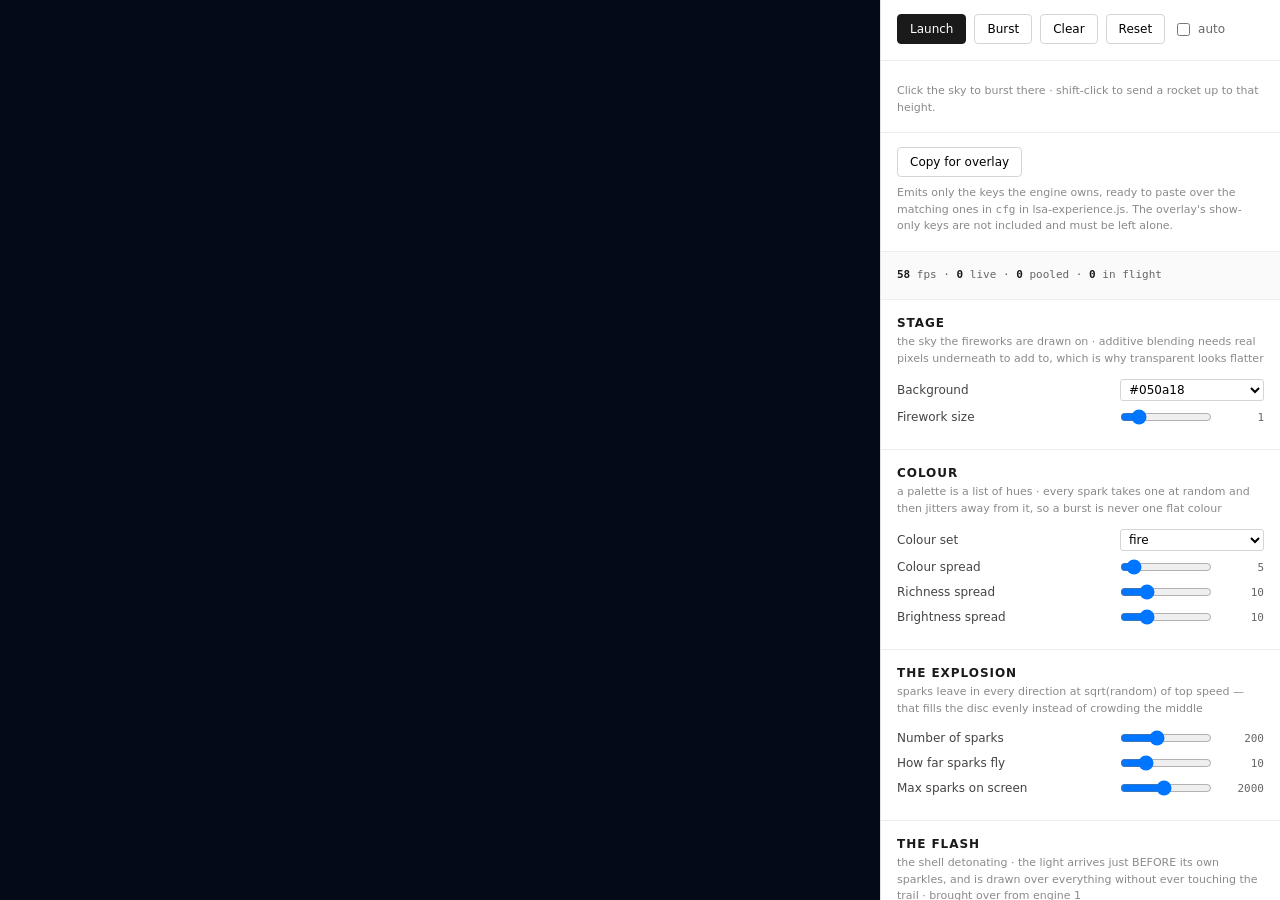
<file: lab/fireworks-lab-2.html>
<!DOCTYPE html>
<!-- Fireworks lab 2 — the tuning stage for fireworks-engine-2.js, the light
     engine. Experimentation only, not part of the Liferay deliverable.

     Sibling of fireworks-lab.html, and deliberately NOT a copy of it: that one
     drives fireworks-engine.js, which has a far larger config. Every control
     here maps to a key engine 2 actually reads, and there are no others —
     nothing on this page adds behaviour the engine does not already have. -->
<html lang="en">
<head>
<meta charset="utf-8">
<title>Fireworks Lab 2</title>
<style>
  html, body {
    margin: 0;
    height: 100%;
    background: #fff;
    font: 13px/1.5 system-ui, -apple-system, "Segoe UI", sans-serif;
    color: #1a1a1a;
  }

  .lab {
    display: grid;
    grid-template-columns: 1fr 400px;
    height: 100%;
  }

  .lab-stage {
    position: relative;
    min-width: 0; /* let the canvas shrink instead of forcing the grid wider */
  }

  .lab-canvas {
    display: block;
    width: 100%;
    height: 100%;
    background: #050a18; /* engine 2's default sky — also painted per frame */
    cursor: crosshair;
  }

  .lab-actions {
    display: flex;
    align-items: center;
    gap: 8px;
  }

  .lab-actions button {
    font: inherit;
    font-size: 12px;
    padding: 5px 12px;
    border: 1px solid #d5d5d5;
    border-radius: 4px;
    background: #fff;
    cursor: pointer;
  }

  .lab-actions button:hover { border-color: #999; }

  .lab-actions button.primary {
    background: #1a1a1a;
    border-color: #1a1a1a;
    color: #fff;
  }

  .lab-actions label {
    display: inline-flex;
    align-items: center;
    gap: 5px;
    font-size: 12px;
    color: #666;
  }

  .lab-stats {
    font: 11px/1.6 ui-monospace, SFMono-Regular, Menlo, Consolas, monospace;
    color: #666;
    background: #fafafa;
  }

  .lab-stats b {
    color: #1a1a1a;
    font-weight: 600;
  }

  .lab-hint {
    font-size: 11px;
    color: #8a8a8a;
    background: #fafafa;
  }

  .lab-hint + .lab-hint,
  .lab-actions + .lab-hint {
    margin-top: 8px;
    background: none;
  }

  /* The scratch textarea the copy falls back to when navigator.clipboard is
     unavailable. It has to be in the document and selectable for execCommand
     to see it, so it cannot be display:none — parked off-screen instead. */
  .lab-clip {
    position: fixed;
    top: -1000px;
    left: -1000px;
    opacity: 0;
  }

  .lab-panel {
    border-left: 1px solid #e2e2e2;
    overflow-y: auto;
    padding: 0 0 32px;
  }

  /* ---- Panel ------------------------------------------------------------ */

  .lab-section {
    border-bottom: 1px solid #ededed;
    padding: 14px 16px 16px;
  }

  .lab-section > h2 {
    margin: 0 0 2px;
    font-size: 12px;
    font-weight: 600;
    letter-spacing: 0.08em;
    text-transform: uppercase;
    color: #1a1a1a;
  }

  .lab-section > p {
    margin: 0 0 12px;
    font-size: 11px;
    color: #8a8a8a;
  }

  .lab-field {
    display: grid;
    grid-template-columns: 1fr 92px 44px;
    align-items: center;
    gap: 8px;
    margin-bottom: 7px;
  }

  .lab-field > label {
    font-size: 12px;
    color: #444;
    overflow: hidden;
    text-overflow: ellipsis;
    white-space: nowrap;
  }

  .lab-field > .lab-val {
    font: 11px/1 ui-monospace, SFMono-Regular, Menlo, Consolas, monospace;
    color: #666;
    text-align: right;
  }

  .lab-field input[type="range"] {
    width: 100%;
    margin: 0;
  }

  .lab-field select {
    grid-column: 2 / span 2;
    width: 100%;
    font: inherit;
    font-size: 12px;
    padding: 2px 4px;
    border: 1px solid #d5d5d5;
    border-radius: 3px;
    background: #fff;
  }

  .lab-field input[type="checkbox"] {
    grid-column: 2;
    justify-self: start;
    margin: 0;
  }
</style>
</head>
<body>

<div class="lab">
  <div class="lab-stage">
    <canvas class="lab-canvas" id="stage"></canvas>
  </div>
  <div class="lab-panel" id="panel">
    <div class="lab-section lab-actions">
      <button class="primary" id="act-launch">Launch</button>
      <button id="act-burst">Burst</button>
      <button id="act-clear">Clear</button>
      <button id="act-reset">Reset</button>
      <label><input type="checkbox" id="act-auto"> auto</label>
    </div>
    <div class="lab-section lab-hint">
      Click the sky to burst there · shift-click to send a rocket up to that height.
    </div>
    <div class="lab-section">
      <div class="lab-actions">
        <button id="act-copy">Copy for overlay</button>
      </div>
      <div class="lab-hint">
        Emits only the keys the engine owns, ready to paste over the matching
        ones in <code>cfg</code> in lsa-experience.js. The overlay's show-only
        keys are not included and must be left alone.
      </div>
    </div>
    <div class="lab-section lab-stats" id="stats"></div>
  </div>
</div>

<!-- The light engine, loaded as a plain classic script so this page still works
     opened straight off disk. It is standalone: fireworks-engine.js is NOT
     loaded here, and neither file knows about the other. -->
<script src="fireworks-engine-2.js"></script>

<script>
(function () {
  'use strict';

  /* ======================================================================
     Control schema.

     One row per key engine 2 reads — no more, no less. Defaults restate the
     engine's own DEFAULTS, so a Reset here lands exactly where a fresh
     Fireworks2() would.

     Where a number is PER FRAME at 30fps the label says so, because those are
     the ones that look wrong if read as per-second. See the FPS_REF note at
     the top of the engine.
     ====================================================================== */

  var SCHEMA = [
    {
      title: 'Stage',
      note: 'the sky the fireworks are drawn on · additive blending needs real pixels underneath to add to, which is why transparent looks flatter',
      fields: [
        { path: 'background', label: 'Background', type: 'select', value: '#050a18',
          options: ['#050a18', '#0b1a30', '#000000', 'transparent'] },
        { path: 'scale', label: 'Firework size', min: 0.3, max: 5, step: 0.05, value: 1 }
      ]
    },
    {
      title: 'Colour',
      note: 'a palette is a list of hues · every spark takes one at random and then jitters away from it, so a burst is never one flat colour',
      fields: [
        { path: 'palette', label: 'Colour set', type: 'select', value: 'fire',
          options: ['fire', 'blue', 'purple', 'random'] },
        { path: 'jitterHue', label: 'Colour spread', min: 0, max: 60, step: 1, value: 5 },
        { path: 'jitterSat', label: 'Richness spread', min: 0, max: 40, step: 1, value: 10 },
        { path: 'jitterLight', label: 'Brightness spread', min: 0, max: 40, step: 1, value: 10 }
      ]
    },
    {
      title: 'The explosion',
      note: 'sparks leave in every direction at sqrt(random) of top speed — that fills the disc evenly instead of crowding the middle',
      fields: [
        { path: 'count', label: 'Number of sparks', min: 10, max: 500, step: 10, value: 200 },
        { path: 'explosionSize', label: 'How far sparks fly', min: 1, max: 40, step: 0.5, value: 10 },
        { path: 'poolMax', label: 'Max sparks on screen', min: 200, max: 4000, step: 100, value: 2000 }
      ]
    },
    {
      title: 'The flash',
      note: 'the shell detonating · the light arrives just BEFORE its own sparkles, and is drawn over everything without ever touching the trail · brought over from engine 1',
      fields: [
        { path: 'blast.enabled', label: 'Turn on', type: 'check', value: true },
        { path: 'blast.lead', label: 'Light arrives early by (ms)', min: 0, max: 400, step: 5, value: 60 },
        { path: 'blast.radius', label: 'How wide (px)', min: 20, max: 500, step: 10, value: 140 },

        // Deliberately allowed past its own ceiling so the ceiling is visible:
        // every gradient stop's alpha clamps at 1, so this stops doing anything
        // at all somewhere around 2.75 — 2.75 and 5.0 measure the identical
        // 1654 blown-out pixels. Past that point the control to reach for is
        // "Draw it on itself" below, which is not subject to the clamp.
        { path: 'blast.peak', label: 'How bright', min: 0, max: 3, step: 0.05, value: 0.55 },

        { path: 'blast.rise', label: 'Time to ignite (s)', min: 0.01, max: 0.5, step: 0.01, value: 0.06 },
        { path: 'blast.hold', label: 'Time at full brightness (s)', min: 0, max: 1, step: 0.01, value: 0.15 },
        { path: 'blast.decay', label: 'Time fading out (s)', min: 0.1, max: 5, step: 0.1, value: 1.8 },

        // Below 1 the bloom shrinks while it fades and reads as being sucked
        // back in, which is the artefact this value exists to prevent.
        { path: 'blast.growth', label: 'How much it spreads as it dies', min: 1, max: 4, step: 0.1, value: 1.6 },

        // The big blown-out white core. Repeated additive fills, so unlike
        // brightness it has no ceiling: 1 draw lights 0 blown-out pixels,
        // 3 lights 2917, 8 lights 12406.
        { path: 'blast.stack', label: 'Draw it on itself (x)', min: 1, max: 10, step: 1, value: 1 }
      ]
    },
    {
      title: 'Secondary bursts',
      note: 'some of the first burst\'s own sparkles break again · a shell is an ordinary sparkle whose LIFE is the fuse, so it dims as it travels and breaks at the moment it would have died · children keep their parent\'s colour and never break a third time',
      fields: [
        { path: 'sub.enabled', label: 'Turn on', type: 'check', value: false },
        { path: 'sub.count', label: 'How many break again', min: 1, max: 40, step: 1, value: 6 },

        // Carries ±15% per shell. Without the jitter every shell breaks on the
        // same frame and it reads as one mechanical pop instead of a scatter.
        { path: 'sub.delay', label: 'Fuse (s)', min: 0.1, max: 2.5, step: 0.05, value: 0.7 },

        { path: 'sub.particles', label: 'Sparkles from each', min: 5, max: 200, step: 5, value: 30 },
        { path: 'sub.scale', label: 'Size of each', min: 0.05, max: 1.5, step: 0.05, value: 0.3 },
        { path: 'sub.glow', label: 'Flash when they break', type: 'check', value: true }
      ]
    },
    {
      title: 'Physics',
      note: 'the three numbers the whole look rests on, all PER FRAME at 30fps · gravity 0.2 and drag 0.9 together settle at a ~55 px/s fall',
      fields: [
        { path: 'gravity', label: 'Gravity (per frame)', min: 0, max: 1, step: 0.01, value: 0.2 },
        { path: 'drag', label: 'Air resistance (per frame)', min: 0.8, max: 1, step: 0.005, value: 0.9 },
        { path: 'lifeDecay', label: 'How fast sparks die (per frame)', min: 0.002, max: 0.05, step: 0.001, value: 0.01 },
        { path: 'lifeSpread', label: 'Lifetime variety', min: 0, max: 0.9, step: 0.05, value: 0.35 },
        { path: 'deltaCap', label: 'Longest frame allowed (s)', min: 0.016, max: 0.25, step: 0.002, value: 0.064 }
      ]
    },
    {
      title: 'The sparks',
      note: 'each spark is a short stroke from where it was last frame to where it is now — a dot would leave gaps at these speeds',
      fields: [
        { path: 'size', label: 'Spark thickness (px)', min: 0.2, max: 6, step: 0.1, value: 1.6 },
        { path: 'sizeSpread', label: 'Thickness variety', min: 0, max: 1, step: 0.05, value: 0.5 }
      ]
    },
    {
      title: 'Trail',
      note: 'the streak left behind · it lives on its own buffer that is never cleared, only eroded a little each frame',
      fields: [
        { path: 'trailFade', label: 'How fast it fades (per frame)', min: 0.005, max: 0.3, step: 0.005, value: 0.05 },
        { path: 'trailAlpha', label: 'How strongly sparks stamp it', min: 0, max: 1, step: 0.05, value: 0.6 }
      ]
    },
    {
      title: 'Glow',
      note: 'the twinkle is pixels LOST when the sparks are squeezed down to this fraction of the size and blown back up · nothing is animated to flicker',
      fields: [
        { path: 'glowDownscale', label: 'Squeeze down by', min: 1, max: 12, step: 1, value: 4 },
        { path: 'glowAlpha', label: 'How hard it is added back', min: 0, max: 2, step: 0.05, value: 1 }
      ]
    },
    {
      title: 'The rocket',
      note: 'no drag on the way up, so launch speed solves exactly for the height and it always bursts at the top of its arc',
      fields: [
        { path: 'rocket.size', label: 'Rocket thickness (px)', min: 1, max: 12, step: 0.5, value: 4 },
        { path: 'rocket.launchY', label: 'Launches from (fraction of height)', min: 0.5, max: 1, step: 0.01, value: 1 },
        { path: 'rocket.light', label: 'How hot it burns', min: 50, max: 100, step: 1, value: 88 }
      ]
    }
  ];

  /* ---- Config -----------------------------------------------------------
     Built from the schema so the two cannot drift apart, then handed to the
     engine, which reads it LIVE — per frame, per spawn. That is what lets a
     slider change the show while it is running. */

  function setPath(obj, path, val) {
    var keys = path.split('.');
    var last = keys.pop();
    var node = keys.reduce(function (acc, k) {
      acc[k] = acc[k] || {};
      return acc[k];
    }, obj);
    node[last] = val;
  }

  // 'transparent' is the panel's word for the engine's null background.
  function toCfg(path, raw) {
    if (path === 'background') return raw === 'transparent' ? null : raw;
    return raw;
  }

  var cfg = {};
  SCHEMA.forEach(function (section) {
    section.fields.forEach(function (f) {
      setPath(cfg, f.path, toCfg(f.path, f.value));
    });
  });

  var canvas = document.getElementById('stage');
  var fw = Fireworks2(canvas, cfg);
  cfg = fw.cfg;   // the engine filled in anything the schema left out

  /* ---- Render ----------------------------------------------------------- */

  var panel = document.getElementById('panel');
  var controls = [];

  function buildField(f) {
    var row = document.createElement('div');
    row.className = 'lab-field';

    var label = document.createElement('label');
    label.textContent = f.label;
    row.appendChild(label);

    var input, readout = null;

    if (f.type === 'check') {
      input = document.createElement('input');
      input.type = 'checkbox';
      input.checked = f.value;
      input.addEventListener('change', function () {
        setPath(cfg, f.path, input.checked);
      });
    } else if (f.type === 'select') {
      input = document.createElement('select');
      f.options.forEach(function (opt) {
        var o = document.createElement('option');
        o.value = o.textContent = opt;
        input.appendChild(o);
      });
      input.value = f.value;
      input.addEventListener('change', function () {
        setPath(cfg, f.path, toCfg(f.path, input.value));
      });
    } else {
      input = document.createElement('input');
      input.type = 'range';
      input.min = f.min;
      input.max = f.max;
      input.step = f.step;
      input.value = f.value;

      readout = document.createElement('span');
      readout.className = 'lab-val';
      readout.textContent = f.value;

      input.addEventListener('input', function () {
        var v = parseFloat(input.value);
        setPath(cfg, f.path, v);
        readout.textContent = v;
        // The glow buffer is allocated, not read per frame, so this one value
        // needs the engine told. resize() no-ops when nothing changed.
        if (f.path === 'glowDownscale') fw.resize();
      });
    }

    label.htmlFor = input.id = 'f-' + f.path.replace(/\./g, '-');
    row.appendChild(input);
    if (readout) row.appendChild(readout);
    controls.push({ f: f, input: input, readout: readout });
    return row;
  }

  SCHEMA.forEach(function (section) {
    var el = document.createElement('div');
    el.className = 'lab-section';

    var h = document.createElement('h2');
    h.textContent = section.title;
    el.appendChild(h);

    if (section.note) {
      var p = document.createElement('p');
      p.textContent = section.note;
      el.appendChild(p);
    }

    section.fields.forEach(function (f) { el.appendChild(buildField(f)); });
    panel.appendChild(el);
  });

  /* ---- Actions ----------------------------------------------------------- */

  function stageSize() { return fw.size(); }

  function randomBurst() {
    var s = stageSize();
    fw.burst(s.w * (0.2 + Math.random() * 0.6), s.h * (0.2 + Math.random() * 0.35));
  }

  function randomLaunch() {
    var s = stageSize();
    fw.launch(s.w * (0.15 + Math.random() * 0.7), s.h * (0.2 + Math.random() * 0.3));
  }

  document.getElementById('act-launch').addEventListener('click', randomLaunch);
  document.getElementById('act-burst').addEventListener('click', randomBurst);
  document.getElementById('act-clear').addEventListener('click', function () { fw.clear(); });

  document.getElementById('act-reset').addEventListener('click', function () {
    controls.forEach(function (c) {
      if (c.f.type === 'check') c.input.checked = c.f.value;
      else c.input.value = c.f.value;
      if (c.readout) c.readout.textContent = c.f.value;
      setPath(cfg, c.f.path, toCfg(c.f.path, c.f.value));
    });
    fw.resize();   // glowDownscale may have gone back to its default
    fw.clear();
  });

  /* ---- Copy for overlay -------------------------------------------------
     The one route from this lab into lsa-experience.js. It is deliberately NOT
     a dump of `cfg`, because two things about this lab's config are wrong for
     the overlay and a wholesale paste would carry both across:

       background   this lab needs an opaque sky to composite onto; the overlay
                    needs `null`, or it paints over the live Liferay page. It is
                    forced to null here rather than left to be remembered.
       show-only    goColors, fireworkSize, goHeight, goSequence, fireworkCfg —
                    the overlay's own, which this lab has no idea about.
                    Replacing the whole object would delete the GO sequence and
                    every per-firework setting.

     So the emitted text is the engine-owned keys ONLY, at the overlay's own
     indentation, with a trailing comma on each so it slots straight in above
     the show-only half.

     The key list comes from Fireworks2.defaults() rather than being written out
     here, so a key added to the engine appears in the export with no change to
     this file — the two cannot drift apart. */
  function exportForOverlay() {
    var owned = Fireworks2.defaults();
    var out = [
      '/* Engine settings from fireworks lab 2.',
      '   Paste over the matching keys in the `cfg` literal in lsa-experience.js.',
      '   The show-only keys below them — goColors, fireworkSize, goHeight,',
      '   goSequence, fireworkCfg — are NOT in here and must be left alone.',
      '   `background` is forced to null: the overlay composites onto the page. */'
    ];

    Object.keys(owned).forEach(function (k) {
      var v = (k === 'background') ? null : cfg[k];
      // Nested objects (blast, rocket) are pretty-printed and re-indented so
      // they land at the same depth as everything around them.
      var text = JSON.stringify(v, null, 2).split('\n').join('\n  ');
      out.push('  ' + k + ': ' + text + ',');
    });

    return out.join('\n');
  }

  /* navigator.clipboard needs a secure context and a real user gesture. Both
     hold for a click on this button, but a hosted http lab has neither, so the
     old execCommand route stays as a fallback and the console gets the text if
     even that is refused — a tuning session is never lost to a copy failing. */
  function copyText(text, done) {
    function legacy() {
      var ta = document.createElement('textarea');
      ta.value = text;
      ta.setAttribute('readonly', '');
      ta.className = 'lab-clip';
      document.body.appendChild(ta);
      ta.select();
      var ok = false;
      try { ok = document.execCommand('copy'); } catch (e) { ok = false; }
      ta.remove();
      return ok;
    }

    if (navigator.clipboard && navigator.clipboard.writeText) {
      navigator.clipboard.writeText(text).then(
        function () { done(true); },
        function () { done(legacy()); }
      );
      return;
    }
    done(legacy());
  }

  var copyBtn = document.getElementById('act-copy');
  copyBtn.addEventListener('click', function () {
    var text = exportForOverlay();
    copyText(text, function (ok) {
      copyBtn.textContent = ok ? 'Copied' : 'Copy failed — see console';
      if (!ok) console.warn('[lab2] clipboard refused; config follows:\n' + text);
      setTimeout(function () { copyBtn.textContent = 'Copy for overlay'; }, 1600);
    });
  });

  // Hanabi detonates once a second on its own; this is the same beat.
  var auto = document.getElementById('act-auto');
  var autoTimer = 0;

  canvas.addEventListener('click', function (e) {
    var r = canvas.getBoundingClientRect();
    var x = e.clientX - r.left, y = e.clientY - r.top;
    if (e.shiftKey) fw.launch(x, y);
    else fw.burst(x, y);
  });

  /* ---- Loop --------------------------------------------------------------
     The engine never starts a requestAnimationFrame loop of its own, so this
     page owns the clock. dt is passed straight through; the engine clamps it
     against deltaCap. */

  var statsEl = document.getElementById('stats');
  var last = 0, frames = 0, sampled = 0, fps = 0;

  function tick(now) {
    var dt = last ? (now - last) / 1000 : 1 / 60;
    last = now;

    if (auto.checked) {
      autoTimer -= dt;
      if (autoTimer <= 0) { randomLaunch(); autoTimer = 1; }
    }

    fw.update(dt);
    fw.draw(dt);

    frames++;
    if (now - sampled >= 500) {
      fps = Math.round(frames * 1000 / (now - sampled));
      frames = 0;
      sampled = now;
      var s = fw.stats();
      statsEl.innerHTML = '<b>' + fps + '</b> fps &middot; <b>' + s.particles +
                          '</b> live &middot; <b>' + s.pooled + '</b> pooled &middot; <b>' +
                          s.rockets + '</b> in flight';
    }
    requestAnimationFrame(tick);
  }
  requestAnimationFrame(tick);

  /* ---- Debug hook --------------------------------------------------------
     step() drives frames synchronously, so the show can be advanced by hand
     when requestAnimationFrame is not firing — which is how this project's
     visual checks are done. Argument order matches the engine's own draw(dt).
  */
  window.lab2 = {
    fw: fw,
    cfg: cfg,
    canvas: canvas,
    burst: randomBurst,
    launch: randomLaunch,
    exportForOverlay: exportForOverlay,
    step: function (n, dt) {
      dt = dt || 1 / 60;
      for (var i = 0; i < n; i++) { fw.update(dt); fw.draw(dt); }
    }
  };
})();
</script>

</body>
</html>
</file>
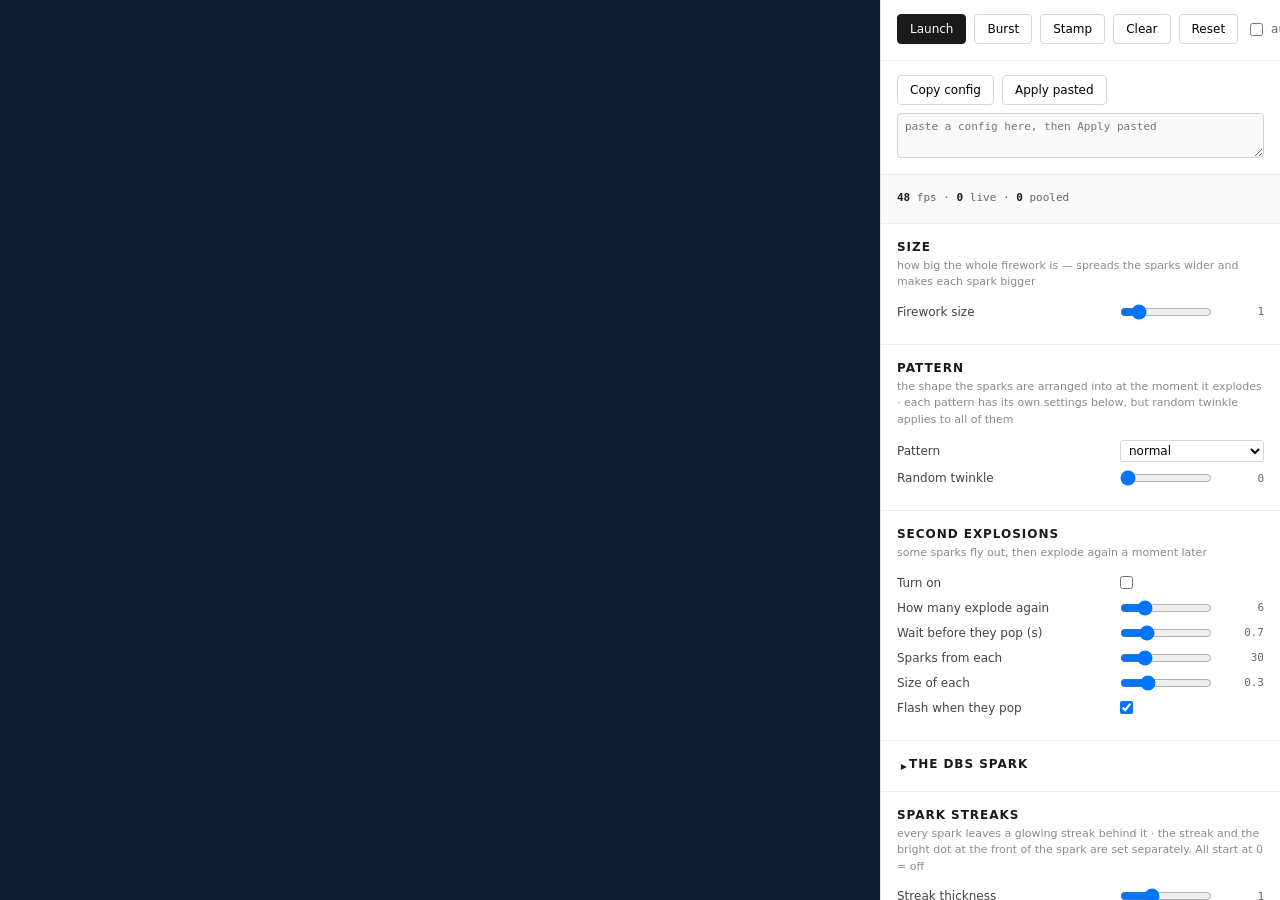
<file: lab/fireworks-lab.html>
<!DOCTYPE html>
<!-- OLD: runs ENGINE 1, which the overlay no longer uses. See lab/fireworks-lab-2.html.
     Fireworks lab — experimentation only, not part of the Liferay deliverable. -->
<html lang="en">
<head>
<meta charset="utf-8">
<title>Fireworks Lab</title>
<style>
  html, body {
    margin: 0;
    height: 100%;
    background: #fff;
    font: 13px/1.5 system-ui, -apple-system, "Segoe UI", sans-serif;
    color: #1a1a1a;
  }

  .lab {
    display: grid;
    grid-template-columns: 1fr 400px;
    height: 100%;
  }

  .lab-stage {
    position: relative;
    min-width: 0; /* let the canvas shrink instead of forcing the grid wider */
  }

  .lab-canvas {
    display: block;
    width: 100%;
    height: 100%;
    background: #0b1a30; /* night sky — also painted per frame, see draw() */
    cursor: crosshair;
  }

  .lab-actions {
    display: flex;
    align-items: center;
    gap: 8px;
  }

  .lab-actions button {
    font: inherit;
    font-size: 12px;
    padding: 5px 12px;
    border: 1px solid #d5d5d5;
    border-radius: 4px;
    background: #fff;
    cursor: pointer;
  }

  .lab-actions button:hover { border-color: #999; }

  .lab-actions button.primary {
    background: #1a1a1a;
    border-color: #1a1a1a;
    color: #fff;
  }

  .lab-actions label {
    display: inline-flex;
    align-items: center;
    gap: 5px;
    font-size: 12px;
    color: #666;
  }

  .lab-import {
    display: block;
    width: 100%;
    margin-top: 8px;
    box-sizing: border-box;
    resize: vertical;
    font: 11px/1.5 ui-monospace, SFMono-Regular, Menlo, Consolas, monospace;
    color: #444;
    padding: 5px 7px;
    border: 1px solid #d5d5d5;
    border-radius: 4px;
    background: #fafafa;
  }

  .lab-stats {
    font: 11px/1.6 ui-monospace, SFMono-Regular, Menlo, Consolas, monospace;
    color: #666;
    background: #fafafa;
  }

  .lab-stats b {
    color: #1a1a1a;
    font-weight: 600;
  }

  .lab-panel {
    border-left: 1px solid #e2e2e2;
    overflow-y: auto;
    padding: 0 0 32px;
  }

  /* ---- Panel ------------------------------------------------------------ */

  .lab-section {
    border-bottom: 1px solid #ededed;
    padding: 14px 16px 16px;
  }

  .lab-section > h2 {
    margin: 0 0 2px;
    font-size: 12px;
    font-weight: 600;
    letter-spacing: 0.08em;
    text-transform: uppercase;
    color: #1a1a1a;
  }

  .lab-body > p {
    margin: 0 0 12px;
    font-size: 11px;
    color: #8a8a8a;
  }

  /* A collapsible section's h2 is the disclosure control — its note and
     fields live in .lab-body, the one thing collapsing actually hides. */
  .lab-section.collapsible > h2 {
    cursor: pointer;
    user-select: none;
  }

  .lab-section.collapsible > h2::before {
    content: '\25BE';
    display: inline-block;
    width: 12px;
    transition: transform 0.15s;
  }

  .lab-section.collapsible.collapsed > h2::before {
    transform: rotate(-90deg);
  }

  .lab-section.collapsible.collapsed > .lab-body {
    display: none;
  }

  .lab-sub {
    margin: 14px 0 8px;
    font-size: 11px;
    font-weight: 600;
    letter-spacing: 0.06em;
    text-transform: uppercase;
    color: #8a8a8a;
  }

  .lab-field {
    display: grid;
    grid-template-columns: 1fr 92px 44px;
    align-items: center;
    gap: 8px;
    margin-bottom: 7px;
  }

  .lab-field > label {
    font-size: 12px;
    color: #444;
    overflow: hidden;
    text-overflow: ellipsis;
    white-space: nowrap;
  }

  .lab-field > .lab-val {
    font: 11px/1 ui-monospace, SFMono-Regular, Menlo, Consolas, monospace;
    color: #666;
    text-align: right;
  }

  .lab-field input[type="range"] {
    width: 100%;
    margin: 0;
  }

  .lab-field select {
    grid-column: 2 / span 2;
    width: 100%;
    font: inherit;
    font-size: 12px;
    padding: 2px 4px;
    border: 1px solid #d5d5d5;
    border-radius: 3px;
    background: #fff;
  }

  .lab-field input[type="checkbox"] {
    grid-column: 2;
    justify-self: start;
    margin: 0;
  }
</style>
</head>
<body>

<div class="lab">
  <div class="lab-stage">
    <canvas class="lab-canvas" id="stage"></canvas>
  </div>
  <div class="lab-panel" id="panel">
    <div class="lab-section lab-actions">
      <button class="primary" id="act-launch">Launch</button>
      <button id="act-burst">Burst</button>
      <button id="act-stamp">Stamp</button>
      <button id="act-clear">Clear</button>
      <button id="act-reset">Reset</button>
      <label><input type="checkbox" id="act-auto"> auto</label>
    </div>
    <div class="lab-section">
      <div class="lab-actions">
        <button id="act-copy">Copy config</button>
        <button id="act-paste">Apply pasted</button>
      </div>
      <textarea class="lab-import" id="act-import" rows="2" spellcheck="false"
                placeholder="paste a config here, then Apply pasted"></textarea>
    </div>
    <div class="lab-section lab-stats" id="stats"></div>
  </div>
</div>

<!-- The engine is a separate file so the projects that use it and this lab
     run the same code. Tune here, copy the config out, paste it there — the
     engine itself is never duplicated. Classic script, not a module, so the
     lab still works opened straight off disk. -->
<script src="../fireworks-engine.js"></script>

<script>
(function () {
  'use strict';

  /* ======================================================================
     Control schema.

     Two independent parameter sets, kept separate on purpose: Hanabi's are
     PER-FRAME values tuned for a 30fps throttle, confetti.js's are PER-SECOND
     values integrated against delta time. Mixing them silently is what makes
     borrowed constants behave unexpectedly, so the panel keeps the two models
     visibly apart and labels the units.

     Defaults are the real defaults from each library.
     ====================================================================== */

  var SCHEMA = [
    {
      title: 'Size',
      note: 'how big the whole firework is — spreads the sparks wider and makes each spark bigger',
      fields: [
        { path: 'scale', label: 'Firework size', min: 0.3, max: 5, step: 0.05, value: 1 }
      ]
    },
    {
      title: 'Pattern',
      note: 'the shape the sparks are arranged into at the moment it explodes · each pattern has its own settings below, but random twinkle applies to all of them',
      fields: [
        // Two entries are the odd ones out. Every other pattern only decides
        // the launch angle and speed of each spark; these two also say
        // something about how the firework is drawn or what follows it.
        //
        //   'sphere without trails' — the plain even sphere, drawn with no
        //     streak behind each spark, so the colour stays crisp instead of
        //     smearing. The whole "Spark streaks" section is hidden while it
        //     is selected, since none of it applies.
        //   'dbs sparks' — an even sphere, then the DBS spark assembling on
        //     the emptied sky. Picking it turns the stamp on by itself; its
        //     settings live in "The DBS spark" section below.
        { path: 'shape.type', label: 'Pattern', type: 'select', value: 'normal',
          options: ['normal', 'ring', 'star burst', 'concentric', 'squiggle',
                    'sphere without trails', 'dbs sparks'] },

        // Applies to every pattern, so it sits above the per-pattern groups
        // and is never hidden by the pattern switch below.
        { path: 'shape.sparkFlicker', label: 'Random twinkle', min: 0, max: 1, step: 0.05, value: 0 },

        // Each `shapeGroup` below is only shown while its own pattern is
        // selected — see the visibility wiring near the schema render loop.
        { sub: 'Ring', shapeGroup: 'ring' },
        { path: 'shape.ringThickness', label: 'How thick the ring is', min: 0.01, max: 1, step: 0.01, value: 0.08 },

        { sub: 'Star burst', shapeGroup: 'star burst' },
        { path: 'shape.starPoints', label: 'Number of points', min: 3, max: 12, step: 1, value: 5 },
        { path: 'shape.starInner', label: 'How deep the dips are', min: 0.05, max: 0.9, step: 0.05, value: 0.3 },

        { sub: 'Concentric', shapeGroup: 'concentric' },
        { path: 'shape.rings', label: 'Number of rings', min: 2, max: 6, step: 1, value: 3 },
        { path: 'shape.ringWidth', label: 'Ring thickness', min: 0, max: 0.3, step: 0.01, value: 0.04 },

        { sub: 'Squiggle', shapeGroup: 'squiggle' },
        // Half-swing width in px is waveAmp / (2 * waveFreq) — 500 / 6 = ~83px.
        { path: 'shape.waveAmp', label: 'Zig-zag width', min: 0, max: 1500, step: 25, value: 500 },
        { path: 'shape.waveFreq', label: 'Zig-zags per second', min: 0.5, max: 12, step: 0.5, value: 3 }
      ]
    },
    {
      title: 'Second explosions',
      note: 'some sparks fly out, then explode again a moment later',
      fields: [
        { path: 'sub.enabled', label: 'Turn on', type: 'check', value: false },
        { path: 'sub.count', label: 'How many explode again', min: 1, max: 24, step: 1, value: 6 },
        { path: 'sub.delay', label: 'Wait before they pop (s)', min: 0.1, max: 2.5, step: 0.05, value: 0.7 },
        { path: 'sub.particles', label: 'Sparks from each', min: 5, max: 120, step: 5, value: 30 },
        { path: 'sub.scale', label: 'Size of each', min: 0.05, max: 1, step: 0.05, value: 0.3 },
        { path: 'sub.glow', label: 'Flash when they pop', type: 'check', value: true }
      ]
    },
    {
      title: 'The DBS spark',
      note: 'the four-pointed shape that follows the explosion · press Stamp to see it on its own · picking the "dbs sparks" pattern above turns it on automatically',
      // 24 fields is most of the panel's height for a section usually left
      // off — collapsed by default, click the title to open it. Independent
      // of `stamp.enabled` below: that turns the effect on, this just
      // controls whether its sliders take up space while you're not using
      // them.
      collapsible: true,
      collapsed: true,
      fields: [
        { path: 'stamp.enabled', label: 'Turn on', type: 'check', value: false },
        // 'instant' places every ball already in position. 'bursts' throws
        // them out of a few mini explosions and lets drag land them there —
        // same exact shape, arrived at instead of stamped.
        { path: 'stamp.mode', label: 'How it arrives', type: 'select', value: 'bursts',
          options: ['bursts', 'instant'] },
        // Wants to be longer than the burst's sparks live, or the shape lands
        // on a sky that has not emptied. The sparks run to 8.3s at the default
        // spread, not the 3.3s the base life suggests — pull "How long sparks
        // last (longest)" in rather than stretching this.
        { path: 'stamp.delay', label: 'Wait after the explosion (s)', min: 0, max: 8, step: 0.1, value: 3.7 },
        // The outline is |x|^n + |y|^n <= r^n. Below 1 the sides bow inward
        // and the corners come to points; the waist sits at 50% of the point
        // at n = 0.67, 35% at 0.5, 23% at 0.38.
        { path: 'stamp.n', label: 'Pointiness', min: 0.15, max: 1.4, step: 0.01, value: 0.38 },
        // 0 leaves the formula untransformed, which puts the points on the
        // axes and reads as a "+". 45 turns them onto the diagonals — an X.
        { path: 'stamp.rotation', label: 'Rotation', min: 0, max: 90, step: 1, value: 45 },
        { path: 'stamp.size', label: 'Size vs the explosion', min: 0.2, max: 3, step: 0.05, value: 1 },
        { path: 'stamp.count', label: 'How many sparks', min: 100, max: 3000, step: 25, value: 2500 },
        // 2 is neutral, not 0 — a spoke's area grows as edge^2, so weighting
        // by exactly that draws the shape as it really is. Above 2 buys
        // fuller arms by emptying the middle, and 8 leaves four hairlines
        // with no shape between them. Use "How many sparks" to fill the arms;
        // use this only for a nudge.
        { path: 'stamp.fillPoints', label: 'Arms vs middle', min: 0, max: 20, step: 0.25, value: 2 },
        { path: 'stamp.softness', label: 'Edge softness', min: 0, max: 0.2, step: 0.01, value: 0.01 },
        { path: 'stamp.dotSize', label: 'Spark size', min: 0.5, max: 4, step: 0.1, value: 1.4 },
        { path: 'stamp.life', label: 'How long it hangs (s)', min: 0.5, max: 12, step: 0.5, value: 5 },
        // Holds full brightness until the last slice of its life, then ramps
        // out. A spark that dims from the moment it lights reads as already
        // dying, and this one is meant to hang there.
        { path: 'stamp.fade', label: 'How much of that is fading out', min: 0, max: 1, step: 0.05, value: 0.35 },

        { sub: 'The mini bursts that build it' },
        { path: 'stamp.bursts', label: 'How many mini bursts', min: 1, max: 40, step: 1, value: 8 },
        { path: 'stamp.burstSpread', label: 'Spread them over (s)', min: 0, max: 1.5, step: 0.05, value: 0.35 },
        // Drag never mathematically arrives, so after this the balls are
        // pinned to their targets — a shape that keeps creeping never settles.
        { path: 'stamp.settle', label: 'Time to fly into place (s)', min: 0.2, max: 3, step: 0.1, value: 1.2 },
        { path: 'stamp.burstGlow', label: 'Flash at each mini burst', type: 'check', value: true },

        { sub: 'Each ball pops as it lights' },
        { path: 'stamp.flash', label: 'How hard it pops', min: 0, max: 1, step: 0.05, value: 0.7 },
        { path: 'stamp.flashTime', label: 'How long one pop lasts (s)', min: 0.05, max: 1, step: 0.01, value: 0.18 },
        // Without this every ball peaks on the same frame and the whole stamp
        // clips to solid white — 77% of it, measured. Spreading the pops out
        // keeps the grain.
        { path: 'stamp.flashStagger', label: 'Spread the pops over (s)', min: 0, max: 1.5, step: 0.05, value: 0.35 },

        { sub: 'Twinkle while it hangs' },
        // A slow per-ball cycle, not per-frame randomness — on 2500 dots
        // nailed to the sky, random dimming reads as television static.
        { path: 'stamp.flicker', label: 'How deep the twinkle', min: 0, max: 1, step: 0.05, value: 0.45 },
        { path: 'stamp.flickerRate', label: 'Twinkle speed (per second)', min: 0.5, max: 20, step: 0.5, value: 6 }
      ]
    },
    {
      title: 'Spark streaks',
      note: 'every spark leaves a glowing streak behind it · the streak and the bright dot at the front of the spark are set separately. All start at 0 = off',
      // 'sphere without trails' draws no streak at all, so every control in
      // here would do nothing while it is selected.
      hideFor: ['sphere without trails'],
      fields: [
        { path: 'trail.width', label: 'Streak thickness', min: 0.1, max: 3, step: 0.05, value: 1 },
        // A fixed px length behind every spark's head, straight opposite its
        // direction of travel — independent of the spark's own size or speed.
        { path: 'trail.length', label: 'How far it stretches back (px)', min: 0, max: 40, step: 1, value: 8 },
        { path: 'trail.headSize', label: 'Bright dot size', min: 0, max: 3, step: 0.05, value: 0 },
        // Blends the head toward "Brightness at the start" below (shared with
        // the cooling curve's flash) — a bigger, brighter, rounder head is
        // what turns the existing cheap glow blur into a bloom around a point
        // of light rather than a fatter sliver of the same colour.
        { path: 'trail.headBoost', label: 'How white-hot the dot', min: 0, max: 1, step: 0.05, value: 0 },
        // Bidirectional on purpose — the surviving-window geometry makes the
        // "natural" sign non-obvious, so it's a slider either way, not a
        // signed magnitude. + stamps wide near spawn, narrowing to zero by
        // death; - the reverse; 0 is the old constant width.
        { path: 'trail.taper', label: 'Thick-to-thin (+ or -)', min: -1, max: 1, step: 0.05, value: 0 },
        // Per-particle deposit-strength variance, fixed at spawn — some
        // embers run as long streamers, others barely leave a mark, at the
        // same global erase rate. 0 = every particle deposits uniformly.
        { path: 'trail.spread', label: 'Streak length variety', min: 0, max: 1, step: 0.05, value: 0 },
        // Independent random jitter on the deposit's alpha every frame — a
        // faster, grainier effect than the wink above, which is a slow
        // rotation-driven width oscillation. No shared phase between
        // particles, so it never reads as a rhythm.
        { path: 'trail.flicker', label: 'Flicker', min: 0, max: 1, step: 0.05, value: 0 },

        { sub: 'Streak colour as it cools' },
        { path: 'trail.cool', label: 'How much it cools', min: 0, max: 1, step: 0.05, value: 0 },
        { path: 'trail.hotLight', label: 'Brightness at the start', min: 50, max: 100, step: 1, value: 95 },
        { path: 'trail.emberHue', label: 'Colour it fades to', min: 0, max: 359, step: 1, value: 15 },
        { path: 'trail.emberLight', label: 'Brightness at the end', min: 0, max: 60, step: 1, value: 25 }
      ]
    },
    {
      title: 'Explosion & sparks',
      // Section renamed for readability. The config paths are still hanabi.*
      // — a copied config is unchanged, and the engine header's notes on
      // these being per-frame values at 30fps still apply.
      note: 'how the sparks burst out, fly, and burn out',
      fields: [
        { path: 'hanabi.layer', label: 'Show only one layer', type: 'select', value: 'composite',
          options: ['composite', 'particles', 'trail', 'glow', 'smoke'] },
        { path: 'hanabi.palette', label: 'Colour set', type: 'select', value: 'fire',
          options: ['fire', 'blue', 'purple', 'random'] },
        { path: 'hanabi.fps', label: 'Speed reference (fps)', min: 1, max: 60, step: 1, value: 30 },

        { sub: 'The burst' },
        { path: 'hanabi.count', label: 'Number of sparks', min: 10, max: 500, step: 10, value: 200 },
        { path: 'hanabi.explosionSize', label: 'How far sparks fly', min: 1, max: 40, step: 0.5, value: 10 },
        { path: 'hanabi.poolMax', label: 'Max sparks on screen', min: 200, max: 4000, step: 100, value: 2000 },

        { sub: 'Movement' },
        { path: 'hanabi.gravity', label: 'Gravity (falling speed)', min: 0, max: 1, step: 0.01, value: 0.2 },
        { path: 'hanabi.drag', label: 'Air resistance', min: 0.8, max: 1, step: 0.005, value: 0.9 },
        { path: 'hanabi.lifeDecay', label: 'How fast sparks die', min: 0.002, max: 0.05, step: 0.001, value: 0.01 },

        { sub: 'Streaks & glow' },
        { path: 'hanabi.trailFade', label: 'How fast streaks fade', min: 0.01, max: 0.3, step: 0.005, value: 0.05 },
        { path: 'hanabi.trailAlpha', label: 'Streak brightness', min: 0, max: 1, step: 0.05, value: 0.6 },
        { path: 'hanabi.glowDownscale', label: 'Glow blurriness', min: 1, max: 8, step: 1, value: 4 },

        { sub: 'Colour variety' },
        { path: 'hanabi.jitterHue', label: 'Colour variation', min: 0, max: 30, step: 1, value: 5 },
        { path: 'hanabi.jitterSat', label: 'Richness variation', min: 0, max: 30, step: 1, value: 10 },
        { path: 'hanabi.jitterLight', label: 'Brightness variation', min: 0, max: 30, step: 1, value: 10 },

        { sub: 'Smoke' },
        { path: 'hanabi.smoke.enabled', label: 'Show smoke', type: 'check', value: true },
        { path: 'hanabi.smoke.countMin', label: 'Fewest puffs', min: 0, max: 40, step: 1, value: 12 },
        { path: 'hanabi.smoke.countMax', label: 'Most puffs', min: 0, max: 40, step: 1, value: 20 },
        { path: 'hanabi.smoke.sizeMin', label: 'Smallest puff', min: 1, max: 20, step: 0.5, value: 3 },
        { path: 'hanabi.smoke.sizeMax', label: 'Biggest puff', min: 1, max: 20, step: 0.5, value: 8 },
        { path: 'hanabi.smoke.rise', label: 'How fast it rises', min: 0, max: 0.05, step: 0.001, value: 0.015 },
        { path: 'hanabi.smoke.dragX', label: 'Sideways slowdown', min: 0.8, max: 1, step: 0.005, value: 0.95 },
        { path: 'hanabi.smoke.dragY', label: 'Up/down slowdown', min: 0.8, max: 1, step: 0.005, value: 0.92 },
        { path: 'hanabi.smoke.growth', label: 'How fast puffs spread', min: 0, max: 0.3, step: 0.01, value: 0.08 },
        { path: 'hanabi.smoke.lifeDecay', label: 'How fast smoke clears', min: 0.002, max: 0.05, step: 0.001, value: 0.012 },
        { path: 'hanabi.smoke.maxAlpha', label: 'Smoke thickness', min: 0, max: 1, step: 0.05, value: 0.25 }
      ]
    },
    {
      title: 'Each spark',
      // Section renamed for readability; paths are still confetti.* and these
      // are still the per-second values, as the engine header describes.
      note: 'the look and wobble of one individual spark',
      fields: [
        // Only what confetti actually contributes to the mix. Its count,
        // velocity, drag and gravity all duplicated a Hanabi control that
        // already drives the engine, so they were removed rather than left
        // sitting in the panel doing nothing.
        { path: 'confetti.size', label: 'Spark size', min: 0.2, max: 5, step: 0.1, value: 1 },
        { path: 'confetti.spin', label: 'How fast they tumble', min: 0, max: 720, step: 10, value: 250 },

        { sub: 'Movement' },
        { path: 'confetti.massSpread', label: 'How much weights vary', min: 0, max: 1, step: 0.01, value: 0.33 },
        { path: 'confetti.flutter', label: 'Sideways wobble', min: 0, max: 1000, step: 10, value: 350 },
        { path: 'confetti.deltaCap', label: 'Slow-frame limit (s)', min: 0.016, max: 0.2, step: 0.004, value: 0.064 },

        { sub: 'How long sparks last' },
        // Pulled in from 0.5/2.5 so the sky can empty before the stamp lands.
        // At 2.5 the longest-lived sparks run 8.3s, and no stamp delay short
        // enough to be watchable can outlast them. Put them back to 0.5/2.5
        // for the old long-tailed burst — the stamp then overlaps it.
        { path: 'confetti.fadeMin', label: 'Shortest life', min: 0.1, max: 5, step: 0.1, value: 0.3 },
        { path: 'confetti.fadeMax', label: 'Longest life', min: 0.1, max: 5, step: 0.1, value: 0.8 }
      ]
    },
    {
      title: 'Big coloured flash',
      note: 'the wide burst of coloured light when the shell explodes',
      fields: [
        { path: 'blast.enabled', label: 'Show coloured flash', type: 'check', value: true },
        { path: 'blast.lead', label: 'Starts before sparks (ms)', min: 0, max: 300, step: 10, value: 60 },
        { path: 'blast.radius', label: 'Size', min: 20, max: 400, step: 10, value: 140 },
        { path: 'blast.peak', label: 'Brightness', min: 0, max: 1, step: 0.05, value: 0.55 },
        { path: 'blast.rise', label: 'Time to light up (s)', min: 0.01, max: 0.5, step: 0.01, value: 0.06 },
        { path: 'blast.hold', label: 'Time at full bright (s)', min: 0, max: 2, step: 0.05, value: 0.15 },
        { path: 'blast.decay', label: 'Time to fade out (s)', min: 0.05, max: 6, step: 0.05, value: 1.8 },
        // Without this the flash held one fixed size while fading, which
        // reads as collapsing inward — see the note on blast.growth in the
        // engine. 1 restores that old behaviour.
        { path: 'blast.growth', label: 'Spreads out while fading', min: 1, max: 4, step: 0.05, value: 1.6 },

        // Only shown — and only read by the engine — for this one pattern.
        { sub: 'Sphere without trails only', shapeGroup: 'sphere without trails' },
        // "Brightness" above cannot produce this: the flash is a gradient
        // whose every stop clamps at alpha 1, so raising brightness
        // saturates and then stops changing anything. Drawing the flash
        // again does get past that, because each draw adds to the last —
        // it is the blown-out white core you get by clicking one spot over
        // and over.
        { path: 'blast.stack', label: 'Stack the flash (x)', min: 1, max: 10, step: 1, value: 1 }
      ]
    },
    {
      title: 'White hot centre',
      note: 'the small blown-out ball of light at the middle · lights instantly, spreads as it dies',
      fields: [
        { path: 'core.enabled', label: 'Show white hot centre', type: 'check', value: false },
        { path: 'core.radius', label: 'Starting size', min: 2, max: 120, step: 1, value: 22 },
        { path: 'core.life', label: 'How long it lasts (s)', min: 0.05, max: 2, step: 0.05, value: 0.45 },
        { path: 'core.peak', label: 'Brightness', min: 0, max: 1, step: 0.05, value: 1 },
        { path: 'core.growth', label: 'How much it spreads', min: 1, max: 5, step: 0.1, value: 2.2 },
        // Higher = stays bright longer then drops off at the end; lower =
        // fades evenly the whole way. See the fade-curve note in drawCores.
        { path: 'core.falloff', label: 'How fast it fades', min: 0.5, max: 5, step: 0.1, value: 1.6 },
        // How much of the disc stays at full alpha before the rim fades. Low
        // values are a soft smudge that vanishes into the blast; high values
        // are a hard-edged ball.
        { path: 'core.edge', label: 'How sharp the edge', min: 0, max: 0.95, step: 0.05, value: 0.62 },

        { sub: 'Morph it into a star' },
        // Opt-in. Off, the centre is the round disc the controls above
        // describe. On, "How sharp the edge" and "How fast it fades" stop
        // applying — they shape the round gradient, and the star is built
        // from stacked outlines instead.
        { path: 'core.morph', label: 'Morph into a star', type: 'check', value: false },
        // Its own value, not the DBS spark's — the two are tuned separately.
        // The waist sits at 50% of the point at 0.67, 23% at 0.38.
        { path: 'core.morphN', label: 'Pointiness', min: 0.15, max: 1.4, step: 0.01, value: 0.38 },
        // Where growing-and-morphing hands over to shrinking-and-fading. If
        // the morph reads as too quick, raise "How long it lasts" above —
        // this only moves the join.
        { path: 'core.morphSplit', label: 'Grow vs shrink balance', min: 0.05, max: 0.95, step: 0.05, value: 0.55 }
      ]
    }
  ];

  /* ---- Config -----------------------------------------------------------
     Built from the schema so the two cannot drift apart. Read this live
     (per frame / per spawn) rather than caching values into locals — that is
     what lets a slider change the show while it is running. */

  var cfg = {};

  function setPath(obj, path, val) {
    var keys = path.split('.');
    var last = keys.pop();
    var node = keys.reduce(function (acc, k) {
      acc[k] = acc[k] || {};
      return acc[k];
    }, obj);
    node[last] = val;
  }

  /* ---- Render ----------------------------------------------------------- */

  var panel = document.getElementById('panel');
  var controls = []; // every rendered control, so Reset can restore all of them
  var shapeGroups = []; // per-pattern field wrappers, shown only for their own shape.type
  var hideForSections = []; // whole sections a pattern makes irrelevant — the inverse of above

  function field(f) {
    setPath(cfg, f.path, f.value);

    var row = document.createElement('div');
    row.className = 'lab-field';

    var label = document.createElement('label');
    label.textContent = f.label;
    row.appendChild(label);

    var input, readout;

    if (f.type === 'select') {
      input = document.createElement('select');
      f.options.forEach(function (o) {
        var opt = document.createElement('option');
        opt.value = o;
        opt.textContent = o;
        input.appendChild(opt);
      });
      input.value = f.value;
      input.addEventListener('change', function () { setPath(cfg, f.path, input.value); });

    } else if (f.type === 'check') {
      input = document.createElement('input');
      input.type = 'checkbox';
      input.checked = f.value;
      input.addEventListener('change', function () { setPath(cfg, f.path, input.checked); });

    } else {
      input = document.createElement('input');
      input.type = 'range';
      input.min = f.min;
      input.max = f.max;
      input.step = f.step;
      input.value = f.value;

      readout = document.createElement('span');
      readout.className = 'lab-val';
      readout.textContent = f.value;

      input.addEventListener('input', function () {
        var v = parseFloat(input.value);
        setPath(cfg, f.path, v);
        readout.textContent = v;
      });
    }

    label.htmlFor = input.id = 'f-' + f.path.replace(/\./g, '-');
    row.appendChild(input);
    if (readout) row.appendChild(readout);
    controls.push({ f: f, input: input, readout: readout });
    return row;
  }

  // Only the settings for the currently selected pattern are worth looking
  // at — the rest describe a shape that is not firing, and just clutter the
  // panel with sliders that do nothing. Each `{ sub, shapeGroup }` marker in
  // the schema starts a wrapper that holds its own sub-header and every field
  // under it, up to the next `sub`; this function shows only the wrapper
  // whose `shapeGroup` matches `shape.type` and hides the rest.
  function syncShapeGroups() {
    var current = cfg.shape.type;
    shapeGroups.forEach(function (g) {
      // A group can claim more than one pattern. Stored newline-separated
      // because dataset values are strings.
      g.style.display = (g.dataset.shapeGroup.split('\n').indexOf(current) !== -1) ? '' : 'none';
    });
    // The inverse: a section listed here is hidden for the patterns it names,
    // and shown for every other one — for settings a pattern makes inert
    // rather than settings that belong to a pattern.
    hideForSections.forEach(function (s) {
      s.style.display = (s.dataset.hideFor.split('\n').indexOf(current) !== -1) ? 'none' : '';
    });
  }

  // f.value is never mutated — cfg is — so the schema stays the defaults.
  function resetAll() {
    controls.forEach(function (c) {
      setPath(cfg, c.f.path, c.f.value);
      if (c.f.type === 'check') c.input.checked = c.f.value;
      else c.input.value = c.f.value;
      if (c.readout) c.readout.textContent = c.f.value;
    });
    syncShapeGroups(); // reset can put shape.type back to 'normal', which hides every group
  }

  SCHEMA.forEach(function (section) {
    var el = document.createElement('div');
    el.className = 'lab-section';

    var h = document.createElement('h2');
    h.textContent = section.title;
    el.appendChild(h);

    // Note and fields go in .lab-body rather than straight into the section,
    // so a collapsible section has exactly one thing to hide — the h2 always
    // stays put as the disclosure control.
    var body = document.createElement('div');
    body.className = 'lab-body';
    el.appendChild(body);

    var note = document.createElement('p');
    note.textContent = section.note;
    body.appendChild(note);

    // Only a `sub` tagged with `shapeGroup` starts a hideable wrapper — an
    // untagged `sub` (every other section's) appends straight into the
    // section exactly as before, so nothing there changes.
    var group = null;
    section.fields.forEach(function (f) {
      if (f.sub) {
        group = null;
        if (f.shapeGroup) {
          group = document.createElement('div');
          // Accepts one pattern or a list of them; joined with newlines so the
          // separator can never collide with a pattern name containing a space.
          group.dataset.shapeGroup = [].concat(f.shapeGroup).join('\n');
          shapeGroups.push(group);
          body.appendChild(group);
        }
        var sub = document.createElement('div');
        sub.className = 'lab-sub';
        sub.textContent = f.sub;
        (group || body).appendChild(sub);
      } else {
        (group || body).appendChild(field(f));
      }
    });

    if (section.collapsible) {
      el.classList.add('collapsible');
      if (section.collapsed) el.classList.add('collapsed');
      h.addEventListener('click', function () {
        el.classList.toggle('collapsed');
      });
    }

    if (section.hideFor) {
      // Newline-separated for the same reason as shapeGroup above — a pattern
      // name can contain a space, so it cannot be the separator.
      el.dataset.hideFor = section.hideFor.join('\n');
      hideForSections.push(el);
    }

    panel.appendChild(el);
  });

  // The pattern <select> was just built by the loop above, as the first
  // control on the 'shape.type' path — wire it to resync the groups on every
  // change, and run once now so only 'normal' (i.e. nothing) shows at load.
  controls.filter(function (c) { return c.f.path === 'shape.type'; })[0]
    .input.addEventListener('change', syncShapeGroups);
  syncShapeGroups();

  /* ---- Stage ------------------------------------------------------------
     Everything the fireworks themselves do lives in fireworks-engine.js. The
     lab owns only the harness around it: what fires a burst, what the readout
     says, and how a tuned config gets back out.

     `cfg` is handed over as built. The engine fills in any key the SCHEMA does
     not cover and then reads the object live, so a slider still changes the
     show while it is running. */

  var fw = Fireworks(document.getElementById('stage'), cfg);

  fw.canvas.addEventListener('click', function (e) {
    var r = fw.canvas.getBoundingClientRect();
    fw.burst(e.clientX - r.left, e.clientY - r.top);
  });

  /* ---- Panel actions ---------------------------------------------------- */

  document.getElementById('act-burst').addEventListener('click', function () {
    var s = fw.size();
    fw.burst(s.w / 2, s.h / 2);
  });

  // The whole thing from the ground up: rocket rises, bursts at apex, and —
  // if the stamp is turned on — the shape follows onto the emptied sky. Burst
  // skips the ascent; this is the only control that plays every beat.
  document.getElementById('act-launch').addEventListener('click', function () {
    var s = fw.size();
    fw.launch(s.w / 2, s.h * 0.32);
  });

  // The stamp on its own, with no firework in front of it — the only way to
  // judge the shape without a burst's sparks sitting on top of it.
  document.getElementById('act-stamp').addEventListener('click', function () {
    var s = fw.size();
    fw.stamp(s.w / 2, s.h / 2);
  });

  document.getElementById('act-clear').addEventListener('click', fw.clear);

  document.getElementById('act-reset').addEventListener('click', function () {
    resetAll();
    fw.clear();
  });

  // Auto-fire, matching the reference demo: every 500ms, anywhere across the
  // width, in the middle 60% vertically. Useful for judging density and
  // overlap without having to keep clicking.
  var autoTimer = null;
  document.getElementById('act-auto').addEventListener('change', function () {
    if (autoTimer) { clearInterval(autoTimer); autoTimer = null; }
    if (this.checked) {
      autoTimer = setInterval(function () {
        var s = fw.size();
        fw.burst(Math.random() * s.w, s.h * 0.2 + Math.random() * s.h * 0.6);
      }, 500);
    }
  });

  /* ---- Config in and out -------------------------------------------------
     Slider state is otherwise lost the moment the tab closes, and the only
     route between the lab and a project was reading a number off the panel and
     retyping it. Both directions now go through the clipboard.

     What travels is the config alone, never the engine — the engine is one
     shared file that every project already loads, so values are the only thing
     a tuning session has to carry. The serialiser, the parser and the clipboard
     handling all live in the engine, so this file and the overlay's dev panel
     run the same ones.

     OUT · `Copy config` puts the whole live cfg on the clipboard.
     IN  · paste into the box and press Apply. Anything the panel has a control
           for is applied to both the slider and cfg; anything else is ignored.
           That last part is deliberate rather than lazy — an overlay's config
           carries `background: null` for its transparent composite, and
           applying that here would leave the stage with no night sky to draw
           on. The panel having no control for it is exactly the right filter. */

  var copyBtn = document.getElementById('act-copy');
  var pasteBtn = document.getElementById('act-paste');
  var importBox = document.getElementById('act-import');

  function flash(btn, msg, restore) {
    btn.textContent = msg;
    setTimeout(function () { btn.textContent = restore; }, 1600);
  }

  function exportConfig() {
    return Fireworks.exportConfig(cfg, 'lab');
  }

  copyBtn.addEventListener('click', function () {
    Fireworks.copyText(exportConfig(), function (ok) {
      flash(copyBtn, ok ? 'Copied' : 'Copy failed — see console', 'Copy config');
    });
  });

  function getPath(obj, path) {
    return path.split('.').reduce(function (node, k) {
      return (node == null) ? undefined : node[k];
    }, obj);
  }

  pasteBtn.addEventListener('click', function () {
    var incoming;
    try {
      incoming = Fireworks.parseConfig(importBox.value);
    } catch (err) {
      flash(pasteBtn, 'Could not read that', 'Apply pasted');
      console.error('Config paste failed:', err);
      return;
    }

    var applied = 0;
    controls.forEach(function (c) {
      var v = getPath(incoming, c.f.path);
      if (v === undefined) return; // no such key, or the panel does not own it
      setPath(cfg, c.f.path, v);
      if (c.f.type === 'check') c.input.checked = !!v;
      else c.input.value = v;
      if (c.readout) c.readout.textContent = v;
      applied++;
    });

    // The trail is persistent, so whatever the old settings drew would hang
    // around underneath the new ones.
    fw.clear();
    syncShapeGroups(); // a pasted config can carry a different shape.type
    flash(pasteBtn, applied + ' applied', 'Apply pasted');
  });

  /* ---- Loop -------------------------------------------------------------
     The lab drives the clock. The engine deliberately does not start a loop of
     its own, so the stage keeps control of when it runs. */

  var statsEl = document.getElementById('stats');
  var last = performance.now();
  var frames = 0;
  var fps = 0;
  var sampled = last;

  function tick(now) {
    // Capped so a stalled tab resumes instead of teleporting every particle.
    var dt = Math.min((now - last) / 1000, cfg.confetti.deltaCap);
    last = now;

    fw.update(dt);
    fw.draw(dt);

    frames++;
    if (now - sampled >= 500) {
      fps = Math.round(frames * 1000 / (now - sampled));
      frames = 0;
      sampled = now;
      var s = fw.stats();
      statsEl.innerHTML = '<b>' + fps + '</b> fps &middot; <b>' + s.particles +
                          '</b> live &middot; <b>' + s.pooled + '</b> pooled';
    }
    requestAnimationFrame(tick);
  }
  requestAnimationFrame(tick);

  window.lab = {
    fw: fw,
    canvas: fw.canvas, ctx: fw.ctx, cfg: cfg, burst: fw.burst,
    particles: fw.debug.particles, smoke: fw.debug.smoke,
    trail: fw.debug.trailBuf, particleBuf: fw.debug.particleBuf,
    glow: fw.debug.glowBuf, smokeBuf: fw.debug.smokeBuf,
    // Runs the sim synchronously. Needed because requestAnimationFrame does
    // not fire in a non-compositing tab, which is the only way to verify the
    // engine in this environment.
    step: fw.debug.step,
    stats: function () {
      var s = fw.stats();
      return { fps: fps, live: s.particles, pooled: s.pooled };
    },
    // The text the Copy config button puts on the clipboard.
    exportConfig: exportConfig
  };
})();
</script>

</body>
</html>
</file>
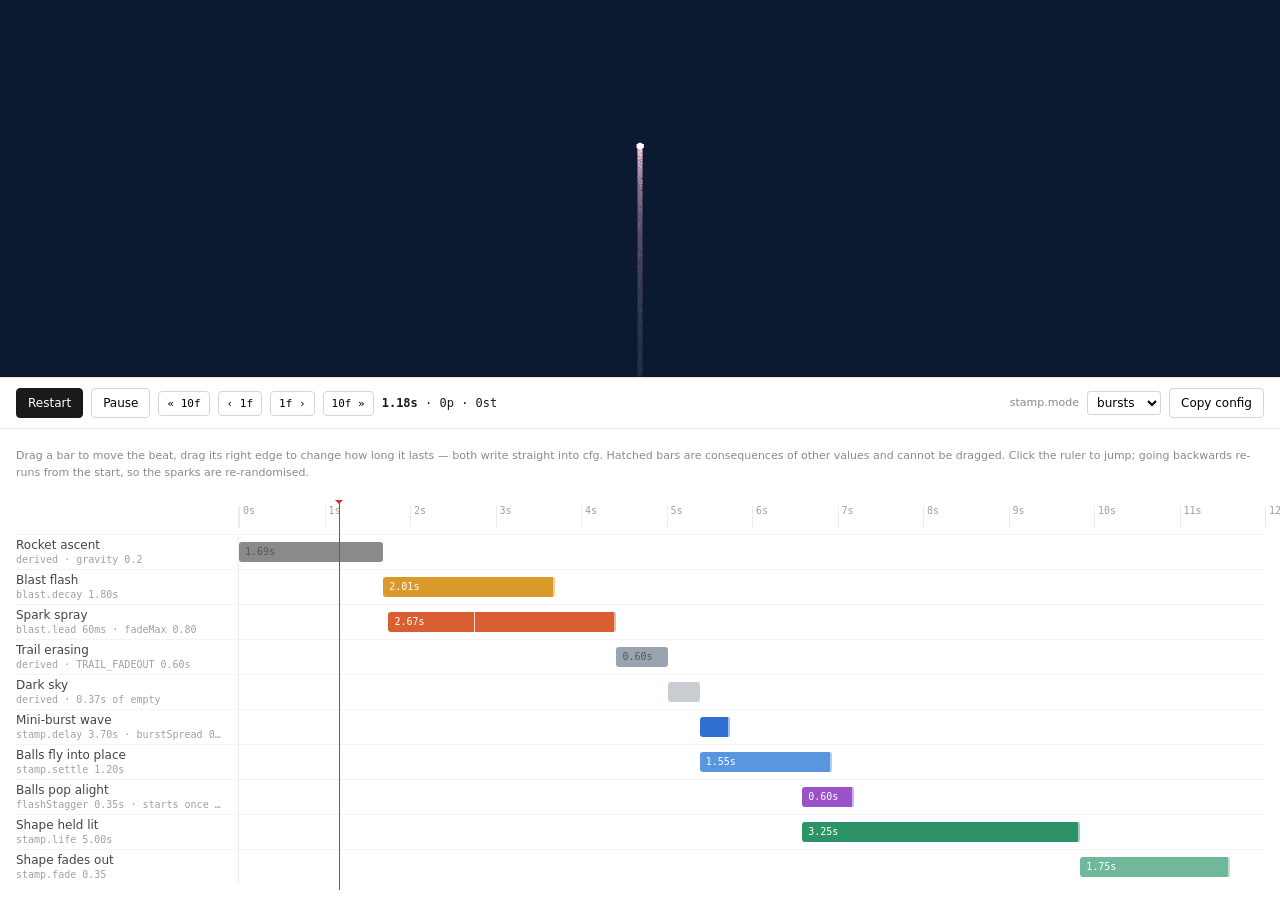
<file: lab/sequencer.html>
<!DOCTYPE html>
<!-- Fireworks sequencer — experimentation only, not part of the Liferay deliverable.

     A third consumer of fireworks-engine.js, alongside lab/fireworks-lab.html.
     The lab tunes VALUES; this tunes WHEN THINGS HAPPEN. Nothing about the show
     lives here — every bar on the timeline reads and writes cfg, so a sequence
     tuned here is a config the lab and the overlay can both run.

     Rows that can be dragged map onto a cfg value. Rows drawn hatched are
     CONSEQUENCES — they are computed from other values and there is nothing to
     drag them by. That distinction is the whole point of the view: it shows at a
     glance which beats are authored and which ones just fall where they fall. -->
<html lang="en">
<head>
<meta charset="utf-8">
<title>Fireworks Sequencer</title>
<style>
  html, body {
    margin: 0;
    height: 100%;
    background: #fff;
    font: 13px/1.5 system-ui, -apple-system, "Segoe UI", sans-serif;
    color: #1a1a1a;
  }

  .seq {
    display: grid;
    grid-template-rows: 1fr auto;
    height: 100%;
  }

  .seq-stage { position: relative; min-height: 0; }

  .seq-canvas {
    display: block;
    width: 100%;
    height: 100%;
    background: #0b1a30; /* night sky — also painted per frame, see draw() */
  }

  /* ---- Transport --------------------------------------------------------- */

  .seq-timeline {
    border-top: 1px solid #e2e2e2;
    background: #fff;
    max-height: 58vh;
    overflow-y: auto;
  }

  .seq-transport {
    display: flex;
    align-items: center;
    gap: 8px;
    padding: 10px 16px;
    border-bottom: 1px solid #ededed;
    position: sticky;
    top: 0;
    background: #fff;
    z-index: 3;
  }

  .seq-transport button {
    font: inherit;
    font-size: 12px;
    padding: 5px 11px;
    border: 1px solid #d5d5d5;
    border-radius: 4px;
    background: #fff;
    cursor: pointer;
  }

  .seq-transport button:hover { border-color: #999; }

  .seq-transport button.primary {
    background: #1a1a1a;
    border-color: #1a1a1a;
    color: #fff;
  }

  .seq-transport .seq-step {
    font: 11px/1 ui-monospace, SFMono-Regular, Menlo, Consolas, monospace;
    padding: 6px 8px;
  }

  .seq-transport select {
    font: inherit;
    font-size: 12px;
    padding: 3px 5px;
    border: 1px solid #d5d5d5;
    border-radius: 3px;
    background: #fff;
  }

  .seq-transport label {
    font-size: 11px;
    color: #8a8a8a;
  }

  .seq-clock {
    font: 12px/1 ui-monospace, SFMono-Regular, Menlo, Consolas, monospace;
    color: #1a1a1a;
    min-width: 96px;
  }

  .seq-clock b { font-weight: 600; }
  .seq-spacer { flex: 1; }

  .seq-note {
    padding: 8px 16px 0;
    font-size: 11px;
    color: #8a8a8a;
  }

  /* ---- Rows -------------------------------------------------------------- */

  .seq-rows {
    position: relative;
    padding: 8px 16px 18px;
  }

  .seq-row {
    display: grid;
    grid-template-columns: 210px 1fr;
    align-items: center;
    gap: 12px;
    height: 34px;
  }

  .seq-row + .seq-row { border-top: 1px solid #f4f4f4; }

  .seq-name {
    overflow: hidden;
    line-height: 1.25;
  }

  .seq-name > span {
    display: block;
    font-size: 12px;
    color: #444;
    white-space: nowrap;
    text-overflow: ellipsis;
    overflow: hidden;
  }

  .seq-name > em {
    display: block;
    font: 10px/1.35 ui-monospace, SFMono-Regular, Menlo, Consolas, monospace;
    color: #a0a0a0;
    font-style: normal;
    white-space: nowrap;
    text-overflow: ellipsis;
    overflow: hidden;
  }

  .seq-track {
    position: relative;
    height: 100%;
    border-left: 1px solid #ededed;
  }

  .seq-bar {
    position: absolute;
    top: 7px;
    height: 20px;
    border-radius: 3px;
    box-sizing: border-box;
    font: 10px/20px ui-monospace, SFMono-Regular, Menlo, Consolas, monospace;
    color: #fff;
    padding-left: 6px;
    overflow: hidden;
    white-space: nowrap;
    user-select: none;
  }

  .seq-bar.movable { cursor: grab; }
  .seq-bar.dragging { cursor: grabbing; }

  /* A consequence of other values — nothing to drag it by. */
  .seq-bar.derived {
    background-image: repeating-linear-gradient(
      45deg, rgba(255,255,255,.35) 0 4px, rgba(255,255,255,0) 4px 8px);
    cursor: default;
    color: #555;
  }

  .seq-handle {
    position: absolute;
    top: 0;
    right: 0;
    width: 8px;
    height: 100%;
    cursor: col-resize;
    border-right: 2px solid rgba(255,255,255,.55);
    box-sizing: border-box;
  }

  /* The shortest-lived sparks, inside the spray bar. */
  .seq-mark {
    position: absolute;
    top: 0;
    width: 1px;
    height: 100%;
    background: rgba(255,255,255,.75);
  }

  /* ---- Ruler and playhead ------------------------------------------------ */

  .seq-ruler {
    position: relative;
    height: 22px;
    border-left: 1px solid #ededed;
  }

  .seq-tick {
    position: absolute;
    top: 0;
    bottom: 0;
    border-left: 1px solid #ececec;
    font: 10px/1 ui-monospace, SFMono-Regular, Menlo, Consolas, monospace;
    color: #a0a0a0;
    padding-left: 3px;
  }

  .seq-playhead {
    position: absolute;
    top: 8px;
    bottom: 12px;
    width: 1px;
    background: #d62b2b;
    pointer-events: none;
    z-index: 2;
  }

  .seq-playhead::before {
    content: '';
    position: absolute;
    top: 0;
    left: -4px;
    border: 4px solid transparent;
    border-top-color: #d62b2b;
  }
</style>
</head>
<body>

<div class="seq">
  <div class="seq-stage">
    <canvas class="seq-canvas" id="stage"></canvas>
  </div>

  <div class="seq-timeline">
    <div class="seq-transport">
      <button class="primary" id="act-restart">Restart</button>
      <button id="act-play">Play</button>
      <button class="seq-step" id="act-b10">&#171; 10f</button>
      <button class="seq-step" id="act-b1">&#8249; 1f</button>
      <button class="seq-step" id="act-f1">1f &#8250;</button>
      <button class="seq-step" id="act-f10">10f &#187;</button>
      <div class="seq-clock" id="clock"></div>
      <div class="seq-spacer"></div>
      <label for="act-mode">stamp.mode</label>
      <select id="act-mode">
        <option value="bursts">bursts</option>
        <option value="instant">instant</option>
      </select>
      <button id="act-copy">Copy config</button>
    </div>

    <p class="seq-note" id="note"></p>
    <div class="seq-rows" id="rows"></div>
  </div>
</div>

<script src="../fireworks-engine.js"></script>
<script>
(function () {
  'use strict';

  var FPS = Fireworks.FPS_REF;

  // The engine does not export this one, so it is mirrored here. If
  // TRAIL_FADEOUT changes in fireworks-engine.js, change it here too — the
  // "Trail erasing" and "Dark sky" bars are wrong otherwise.
  var TRAIL_FADEOUT = 0.6;

  // The same apex the lab's Launch button aims at, so both pages play the
  // same firework.
  var LAUNCH_H = 0.32;

  // One simulation frame. Fixed rather than the real frame delta, because a
  // sequencer that steps has to step by a knowable amount — "one frame" means
  // nothing if a frame is however long the last rAF happened to take.
  var DT = 1 / 60;

  // A backward seek re-runs the sim from zero, so this caps how much work one
  // click can ask for.
  var MAX_SEEK = 2400; // frames · 40s at DT

  function clamp(v, lo, hi) { return v < lo ? lo : v > hi ? hi : v; }

  /* ---- Stage -------------------------------------------------------------
     'dbs sparks' is the whole reason this page exists, so it is what loads.
     Everything else comes from the engine's own defaults — the sequencer
     deliberately restates no values of its own, so what plays here is what
     the engine ships. */

  var cfg = Fireworks.defaults();
  cfg.shape.type = 'dbs sparks';

  var fw = Fireworks(document.getElementById('stage'), cfg);

  /* ---- Derived times -----------------------------------------------------
     Beats are measured from LAUNCH, t = 0. Several of them are consequences
     rather than settings, and these are the formulas behind them. */

  // Under gravity alone a rocket thrown at v rises for v/g, and launch() solves
  // v = sqrt(2*g*rise) from the height wanted — so the ascent lasts
  // sqrt(2*rise/g) and there is no knob on it beyond gravity and the height.
  function apexTime() {
    var g = cfg.hanabi.gravity * FPS * FPS;
    var y0 = fw.canvas.clientHeight * cfg.rocket.launchY;
    var rise = Math.max(1, y0 - fw.size().h * LAUNCH_H);
    return Math.sqrt(2 * rise / g);
  }

  // A sparkle's life is this times confetti.fadeMin..fadeMax.
  function sparkBase() { return 1 / (cfg.hanabi.lifeDecay * FPS); }

  function sprayStart() {
    return apexTime() + (cfg.blast.enabled ? cfg.blast.lead / 1000 : 0);
  }

  function sprayEnd() { return sprayStart() + sparkBase() * cfg.confetti.fadeMax; }

  // When the sky is ACTUALLY black. Not when the last spark dies — the trail
  // keeps erasing for TRAIL_FADEOUT after that, and a stamp timed off the
  // particle count alone lands on a sky that still has lit samples in it.
  function skyClear() { return sprayEnd() + TRAIL_FADEOUT; }

  function stampStart() { return apexTime() + cfg.stamp.delay; }

  // In 'instant' mode nothing is thrown and nothing flies, so those two bars
  // collapse to nothing rather than lying about a flight that never happens.
  function isBursts() { return cfg.stamp.mode === 'bursts'; }

  // Where the hold-and-fade lifecycle actually begins: after the scatter has
  // had its `settle` seconds to run, not at the mini bursts' own ignition.
  // Zero extra in 'instant' mode, which never scatters.
  function holdStart() { return stampStart() + (isBursts() ? cfg.stamp.settle : 0); }

  /* ---- The beats ---------------------------------------------------------
     Each row reads its start and length from cfg, so the bars always show the
     live config rather than a copy of it. A row with a setter can be dragged
     and writes straight back; a row without one is a consequence and is drawn
     hatched.

     Mini-burst wave and Balls fly into place still begin together at the
     ball's own launch — that part is real (the throw and the scatter are the
     same event). Pops, hold and fade now begin at holdStart(), once the
     scatter has had its `settle` seconds to run — they no longer share a
     start with the throw. */

  var BEATS = [
    {
      label: 'Rocket ascent',
      detail: function () { return 'derived · gravity ' + cfg.hanabi.gravity; },
      color: '#8a8a8a',
      start: function () { return 0; },
      len: function () { return apexTime(); }
    },
    {
      label: 'Blast flash',
      detail: function () { return 'blast.decay ' + cfg.blast.decay.toFixed(2) + 's'; },
      color: '#d99a2b',
      start: apexTime,
      len: function () { return cfg.blast.rise + cfg.blast.hold + cfg.blast.decay; },
      setLen: function (v) {
        cfg.blast.decay = clamp(v - cfg.blast.rise - cfg.blast.hold, 0.05, 6);
      }
    },
    {
      label: 'Spark spray',
      detail: function () {
        return 'blast.lead ' + Math.round(cfg.blast.lead) + 'ms · fadeMax ' +
               cfg.confetti.fadeMax.toFixed(2);
      },
      color: '#d95f33',
      start: sprayStart,
      len: function () { return sparkBase() * cfg.confetti.fadeMax; },
      // Where the SHORTEST-lived sparks are already gone. The bar's own end is
      // the longest-lived ones, so the sky is thinning across this whole span.
      mark: function () { return sparkBase() * cfg.confetti.fadeMin; },
      setStart: function (v) {
        cfg.blast.lead = clamp((v - apexTime()) * 1000, 0, 2000);
      },
      setLen: function (v) {
        cfg.confetti.fadeMax = clamp(v / sparkBase(), cfg.confetti.fadeMin + 0.05, 3);
      }
    },
    {
      label: 'Trail erasing',
      detail: function () { return 'derived · TRAIL_FADEOUT 0.60s'; },
      color: '#9aa4b0',
      start: sprayEnd,
      len: function () { return TRAIL_FADEOUT; }
    },
    {
      label: 'Dark sky',
      detail: function () {
        var g = stampStart() - skyClear();
        return g < 0 ? 'derived · OVERLAP ' + g.toFixed(2) + 's'
                     : 'derived · ' + g.toFixed(2) + 's of empty';
      },
      color: '#c9cdd2',
      start: skyClear,
      len: function () { return Math.max(0, stampStart() - skyClear()); }
    },
    {
      label: 'Mini-burst wave',
      detail: function () {
        return 'stamp.delay ' + cfg.stamp.delay.toFixed(2) + 's · burstSpread ' +
               cfg.stamp.burstSpread.toFixed(2) + 's';
      },
      color: '#2f6fd0',
      start: stampStart,
      len: function () { return isBursts() ? cfg.stamp.burstSpread : 0; },
      setStart: function (v) { cfg.stamp.delay = clamp(v - apexTime(), 0, 14); },
      setLen: function (v) { cfg.stamp.burstSpread = clamp(v, 0, 1.5); }
    },
    {
      label: 'Balls fly into place',
      detail: function () {
        return isBursts() ? 'stamp.settle ' + cfg.stamp.settle.toFixed(2) + 's'
                          : 'instant mode · nothing flies';
      },
      color: '#5a95e0',
      start: stampStart,
      len: function () {
        return isBursts() ? cfg.stamp.burstSpread + cfg.stamp.settle : 0;
      },
      setLen: function (v) {
        cfg.stamp.settle = clamp(v - cfg.stamp.burstSpread, 0.2, 3);
      }
    },
    {
      label: 'Balls pop alight',
      detail: function () {
        return 'flashStagger ' + cfg.stamp.flashStagger.toFixed(2) +
               's · starts once each ball is done scattering';
      },
      color: '#9a52c8',
      start: holdStart,
      // Each ball pops somewhere in flashStagger, and its own pop runs up to
      // flashTime * 1.4 (the +/-40% per-ball variation).
      len: function () { return cfg.stamp.flashStagger + cfg.stamp.flashTime * 1.4; },
      setLen: function (v) {
        cfg.stamp.flashStagger = clamp(v - cfg.stamp.flashTime * 1.4, 0, 1.5);
      }
    },
    {
      label: 'Shape held lit',
      detail: function () { return 'stamp.life ' + cfg.stamp.life.toFixed(2) + 's'; },
      color: '#2b9367',
      start: holdStart,
      len: function () { return cfg.stamp.life * (1 - cfg.stamp.fade); },
      setLen: function (v) {
        cfg.stamp.life = clamp(v / Math.max(0.05, 1 - cfg.stamp.fade), 0.5, 12);
      }
    },
    {
      label: 'Shape fades out',
      detail: function () { return 'stamp.fade ' + cfg.stamp.fade.toFixed(2); },
      color: '#6fb99a',
      start: function () { return holdStart() + cfg.stamp.life * (1 - cfg.stamp.fade); },
      len: function () { return cfg.stamp.life * cfg.stamp.fade; },
      setLen: function (v) {
        cfg.stamp.fade = clamp(v / Math.max(0.05, cfg.stamp.life), 0, 0.95);
      }
    }
  ];

  // Rounded up so the last bar is not flush against the right edge, and floored
  // so an empty-ish config still gives a usable ruler.
  function total() {
    var end = 6;
    BEATS.forEach(function (b) { end = Math.max(end, b.start() + b.len()); });
    return Math.ceil((end + 0.4) * 2) / 2;
  }

  /* ---- Rows -------------------------------------------------------------- */

  var rowsEl = document.getElementById('rows');
  var rulerEl, playheadEl;
  var rows = [];

  (function build() {
    var ruler = document.createElement('div');
    ruler.className = 'seq-row';
    ruler.innerHTML = '<div class="seq-name"></div>';
    rulerEl = document.createElement('div');
    rulerEl.className = 'seq-ruler';
    ruler.appendChild(rulerEl);
    rowsEl.appendChild(ruler);

    BEATS.forEach(function (beat) {
      var row = document.createElement('div');
      row.className = 'seq-row';

      var name = document.createElement('div');
      name.className = 'seq-name';
      var title = document.createElement('span');
      title.textContent = beat.label;
      var detail = document.createElement('em');
      name.appendChild(title);
      name.appendChild(detail);

      var track = document.createElement('div');
      track.className = 'seq-track';

      var bar = document.createElement('div');
      bar.className = 'seq-bar' + (beat.setStart ? ' movable' : '') +
                      (beat.setStart || beat.setLen ? '' : ' derived');
      bar.style.background = beat.color;

      if (beat.setLen) {
        var handle = document.createElement('div');
        handle.className = 'seq-handle';
        bar.appendChild(handle);
      }
      if (beat.mark) {
        var mark = document.createElement('div');
        mark.className = 'seq-mark';
        bar.appendChild(mark);
      }

      track.appendChild(bar);
      row.appendChild(name);
      row.appendChild(track);
      rowsEl.appendChild(row);

      rows.push({ beat: beat, bar: bar, detail: detail, track: track });
      wireDrag(beat, bar);
    });

    playheadEl = document.createElement('div');
    playheadEl.className = 'seq-playhead';
    rowsEl.appendChild(playheadEl);
  })();

  // Pixels per second, measured off a real track so it stays right through a
  // window resize without anything having to listen for one.
  function scale() {
    return rulerEl.getBoundingClientRect().width / total();
  }

  function layout() {
    var pps = scale();
    var dur = total();

    rulerEl.innerHTML = '';
    // A tick per second while that stays readable, every 2s once it does not.
    var stepS = pps < 26 ? 2 : 1;
    for (var s = 0; s <= dur; s += stepS) {
      var tick = document.createElement('div');
      tick.className = 'seq-tick';
      tick.style.left = (s * pps) + 'px';
      tick.textContent = s + 's';
      rulerEl.appendChild(tick);
    }

    rows.forEach(function (r) {
      var start = r.beat.start();
      var len = r.beat.len();
      r.bar.style.left = (start * pps) + 'px';
      r.bar.style.width = Math.max(2, len * pps) + 'px';
      r.bar.textContent = len >= 0.4 ? len.toFixed(2) + 's' : '';
      // textContent wipes the children, so they go back afterwards.
      if (r.beat.setLen) {
        var h = document.createElement('div');
        h.className = 'seq-handle';
        r.bar.appendChild(h);
      }
      if (r.beat.mark) {
        var m = document.createElement('div');
        m.className = 'seq-mark';
        m.style.left = (r.beat.mark() * pps) + 'px';
        r.bar.appendChild(m);
      }
      r.detail.textContent = r.beat.detail();
    });
  }

  /* ---- Dragging ----------------------------------------------------------
     Move the bar to change when the beat starts, drag its right edge to change
     how long it lasts. Both write into cfg immediately, so the next Restart
     plays the edit. */

  var SNAP = 0.05; // s

  function wireDrag(beat, bar) {
    if (!beat.setStart && !beat.setLen) return;

    bar.addEventListener('pointerdown', function (e) {
      var rect = bar.getBoundingClientRect();
      var resizing = beat.setLen && (rect.right - e.clientX) <= 8;
      if (!resizing && !beat.setStart) return;

      var pps = scale();
      var originX = e.clientX;
      var start0 = beat.start();
      var len0 = beat.len();

      bar.setPointerCapture(e.pointerId);
      bar.classList.add('dragging');
      e.preventDefault();

      function move(ev) {
        var d = Math.round(((ev.clientX - originX) / pps) / SNAP) * SNAP;
        if (resizing) beat.setLen(Math.max(SNAP, len0 + d));
        else beat.setStart(Math.max(0, start0 + d));
        layout();
      }

      function up(ev) {
        bar.releasePointerCapture(ev.pointerId);
        bar.classList.remove('dragging');
        bar.removeEventListener('pointermove', move);
        bar.removeEventListener('pointerup', up);
      }

      bar.addEventListener('pointermove', move);
      bar.addEventListener('pointerup', up);
    });
  }

  /* ---- Transport ---------------------------------------------------------
     The sim only runs forward, so time only runs forward: a seek that goes
     backwards restarts and fast-forwards. The beats land in the same places,
     but the firework is re-randomised — the individual sparks will not be the
     ones that were on screen a moment ago. */

  var t = 0;
  var playing = false;

  var playBtn = document.getElementById('act-play');
  var clockEl = document.getElementById('clock');

  function restart() {
    fw.clear();
    t = 0;
    var s = fw.size();
    fw.launch(s.w / 2, s.h * LAUNCH_H);
    fw.draw(0); // paint the empty sky now rather than on the next stepped frame
  }

  function step(frames) {
    if (frames > 0) {
      fw.debug.step(DT, frames);
      t += frames * DT;
      return;
    }
    seek(t + frames * DT);
  }

  function seek(target) {
    target = Math.max(0, target);
    if (target < t - 1e-9) restart();
    var frames = Math.min(MAX_SEEK, Math.round((target - t) / DT));
    if (frames > 0) { fw.debug.step(DT, frames); t += frames * DT; }
  }

  function setPlaying(on) {
    playing = on;
    playBtn.textContent = on ? 'Pause' : 'Play';
  }

  document.getElementById('act-restart').addEventListener('click', function () {
    restart();
    layout();
  });

  playBtn.addEventListener('click', function () {
    // Pressing play on a finished sequence starts it again rather than doing
    // nothing, which is what it looks like otherwise.
    if (!playing && t >= total() - DT) restart();
    setPlaying(!playing);
  });

  document.getElementById('act-b10').addEventListener('click', function () { setPlaying(false); step(-10); });
  document.getElementById('act-b1').addEventListener('click', function () { setPlaying(false); step(-1); });
  document.getElementById('act-f1').addEventListener('click', function () { setPlaying(false); step(1); });
  document.getElementById('act-f10').addEventListener('click', function () { setPlaying(false); step(10); });

  // Clicking the ruler jumps there — forward by stepping, backward by
  // restarting first. Same mechanism as the frame buttons, just a bigger jump.
  rulerEl.addEventListener('click', function (e) {
    setPlaying(false);
    seek((e.clientX - rulerEl.getBoundingClientRect().left) / scale());
  });

  var modeSel = document.getElementById('act-mode');
  modeSel.value = cfg.stamp.mode;
  modeSel.addEventListener('change', function () {
    cfg.stamp.mode = this.value;
    layout();
  });

  var copyBtn = document.getElementById('act-copy');
  copyBtn.addEventListener('click', function () {
    Fireworks.copyText(Fireworks.exportConfig(cfg, 'sequencer'), function (ok) {
      copyBtn.textContent = ok ? 'Copied' : 'Copy failed';
      setTimeout(function () { copyBtn.textContent = 'Copy config'; }, 1600);
    });
  });

  document.getElementById('note').textContent =
    'Drag a bar to move the beat, drag its right edge to change how long it lasts — ' +
    'both write straight into cfg. Hatched bars are consequences of other values and ' +
    'cannot be dragged. Click the ruler to jump; going backwards re-runs from the start, ' +
    'so the sparks are re-randomised.';

  /* ---- Loop --------------------------------------------------------------
     Play advances the sim in whole DT frames, so a played second and ten
     stepped 6-frame nudges cover exactly the same ground. */

  var last = performance.now();
  var acc = 0;

  function tick(now) {
    var elapsed = Math.min((now - last) / 1000, 0.25);
    last = now;

    if (playing) {
      acc += elapsed;
      var n = 0;
      while (acc >= DT && n < 8) { acc -= DT; n++; }
      if (n) { fw.debug.step(DT, n); t += n * DT; }
      if (t >= total()) setPlaying(false);
    }

    var pps = scale();
    var offset = rulerEl.getBoundingClientRect().left - rowsEl.getBoundingClientRect().left;
    playheadEl.style.left = (offset + t * pps) + 'px';

    var s = fw.stats();
    clockEl.innerHTML = '<b>' + t.toFixed(2) + 's</b> &middot; ' +
                        s.particles + 'p &middot; ' + s.stamps + 'st';

    requestAnimationFrame(tick);
  }

  // The engine's ResizeObserver sizes the canvas, but it fires asynchronously —
  // and the apex, and therefore every derived beat, is unknowable until it has.
  // Calling resize() directly sizes it now instead of waiting a frame, so the
  // page is fully set up by the time this script ends rather than one rAF later.
  fw.resize();
  layout();
  restart();
  setPlaying(true);
  requestAnimationFrame(tick);

  window.seq = {
    fw: fw, cfg: cfg, beats: BEATS,
    time: function () { return t; },
    seek: seek,
    step: step,
    layout: layout,
    restart: restart,
    setPlaying: setPlaying
  };
})();
</script>

</body>
</html>
</file>
<file: handoff/lsa-experience.css>
/* ==========================================================================
   Long Service Award — Milestone Overlay
   Styles for the overlay that plays on top of the live Liferay intranet page.
   --------------------------------------------------------------------------
   RULES FOR THIS FILE — they keep it from touching Liferay's own page:

   1. Every class starts with "lsa-".
   2. Every rule sits under .lsa-root, the overlay's one container.
   3. No bare tag selectors (body, div, button...).
   4. Nothing here changes Liferay's own styles.
   5. This file loads nothing (no url()). Every image is set from
      lsa-experience.js, so this file can be hosted anywhere.

   Desktop only. The script does not run below 1024px wide, so there are no
   small-screen rules.

   LAYERS, back to front (z-index inside .lsa-root):
     -1  .lsa-ambient   background fireworks, seen through the blue veil
      0  .lsa-backdrop  blurred blue veil over the page
      1  .lsa-card      the card with the medal and the sentence
      2  .lsa-black     black cover, cleared by the fireworks
      3  .lsa-canvas    the main fireworks
      4  buttons        the star, the counter, close
      5  .lsa-spark     the spark cursor
      6  .lsa-galaxy    galaxy photo that lights up the counter
   ========================================================================== */

/* The overlay's container. Fixed over the whole window, above the page.

   isolation: isolate is REQUIRED. .lsa-galaxy uses a blend mode, and without
   this the blend would reach through to the Liferay page behind. */
.lsa-root {
  position: fixed;
  inset: 0;
  z-index: 999999;
  isolation: isolate;
}

/* Background fireworks canvas. It sits behind the blue veil, so these read
   as soft and far away. Never takes clicks. */
.lsa-ambient {
  position: absolute;
  inset: 0;
  z-index: -1;
  display: block;
  width: 100%;
  height: 100%;
  pointer-events: none;
}

/* Blue veil over the page. Blurs and tints it, and blocks clicks to it while
   the overlay is open. Stays the same for the whole show. */
.lsa-backdrop {
  position: absolute;
  inset: 0;
  z-index: 0;
  background: linear-gradient(180deg, rgba(23, 39, 51, 0.60) 0%, rgba(69, 118, 153, 0.60) 100%);
  -webkit-backdrop-filter: blur(8px);
  backdrop-filter: blur(8px);
  pointer-events: auto;
}

/* ---- The counter ----------------------------------------------------------

   The number that counts up to the milestone while the user holds the spark
   on the star. It sits over the middle of the screen, and at a full charge
   it lands exactly on top of the number on the medal. */
.lsa-count {
  /* How far the counter sits above screen centre so it lines up with the
     medal's number. Set by aimCounterAtMedal() in lsa-experience.js. Do not
     type a value here. */
  --lsa-count-y: 0px;

  position: absolute;
  top: 50%;
  left: 50%;
  z-index: 4;
  transform: translate(-50%, -50%) translateY(var(--lsa-count-y));

  /* Must stay pure white. The galaxy's blend needs white to light it up. */
  color: #ffffff;

  /* Aleo from Google Fonts. If the page blocks Google Fonts, the system font
     shows instead and nothing breaks. */
  font-family: Aleo, -apple-system, BlinkMacSystemFont, "Segoe UI", Roboto, Helvetica, Arial, sans-serif;

  /* Base size. The script scales the number from 0.30x to its final size, and
     the final size is worked out to match the medal's number. */
  font-size: 88px;

  /* Same face, weight and slant as .lsa-medal-number. Change one, change
     both, or the counter will not match the medal. */
  font-style: italic;
  font-weight: 700;
  line-height: 1;

  /* The medal's number has no letter spacing, so neither does this. */
  letter-spacing: normal;

  pointer-events: none;

  /* Even-width digits so the number does not jiggle as it changes. */
  font-variant-numeric: tabular-nums;

  /* NO text-shadow. A soft glow would make the galaxy light up around the
     number instead of in it. */
}

/* The digits inside the counter. The script grows them with a transform and
   blurs them with a filter on every frame, so neither gets a CSS transition. */
.lsa-count-value {
  display: inline-block;
  transform-origin: 50% 50%;
  will-change: transform;
}

/* ---- The star button ------------------------------------------------------

   The user holds the cursor here to charge the show. The circle is the target;
   the star inside it is the art. */
.lsa-charge {
  /* How full the star is, 0 to 1. Written by the script. The outline uses it
     to brighten as the star fills. */
  --lsa-fill: 0;

  position: absolute;
  bottom: 64px;
  left: 50%;
  z-index: 4;
  transform: translateX(-50%);

  /* The target never changes size, so a held cursor never falls off it. Only
     the star art inside grows. */
  width: 140px;
  height: 140px;
  padding: 0;
  border: 0;
  border-radius: 50%;
  background: transparent;
  cursor: pointer;
  pointer-events: auto;

  /* The star grows past this box at full charge, so nothing is clipped. */
  overflow: visible;

  /* No box-shadow and no border. A round glow behind a four-point star looks
     wrong, and under the galaxy it shows as a black disc. */
}

/* The star's SVG. The script scales it from 0.65x to 1.65x around its centre. */
.lsa-charge .lsa-spark-art {
  display: block;
  width: 100%;
  height: 100%;
  overflow: visible;
  transform-origin: 50% 50%;
  will-change: transform;
}

/* The star's thin gold outline. It brightens as the star fills. */
.lsa-charge .lsa-spark-track {
  fill: none;
  stroke: rgba(240, 194, 75, calc(0.34 + 0.46 * var(--lsa-fill)));
  stroke-width: 0.22;
  stroke-linejoin: round;
}

/* The light that fills the star from the centre out. Its gradient is driven
   by the script. */
.lsa-charge .lsa-spark-fill {
  stroke: none;
}

/* A blurred copy of the star behind it, for the glow. The script sets its
   opacity and brightness. Starts hidden. */
.lsa-charge .lsa-spark-halo {
  stroke: none;
  opacity: 0;
}

/* When the first firework bursts, the counter and the star fade out and stop
   taking the cursor. */
.lsa-root--fired .lsa-count,
.lsa-root--fired .lsa-charge {
  opacity: 0;
  pointer-events: none;
}

.lsa-count,
.lsa-charge {
  transition: opacity 0.7s ease;
}

/* "HOLD YOUR SPARK HERE", under the star. */
.lsa-charge-label {
  position: absolute;
  top: calc(100% + 18px);
  left: 50%;
  transform: translateX(-50%);
  white-space: nowrap;
  color: #ffffff;
  font-family: -apple-system, BlinkMacSystemFont, "Segoe UI", Roboto, Helvetica, Arial, sans-serif;
  font-size: 13px;
  font-weight: 700;
  letter-spacing: 0.1em;
  text-transform: uppercase;
  opacity: 0.7;
  pointer-events: none;
}

/* ---- The black cover ------------------------------------------------------

   Solid black over the card. The fireworks are drawn in front of it, so they
   burn bright while the card stays hidden. Each burst clears a third of it. */
.lsa-black {
  position: absolute;
  inset: 0;
  z-index: 2;
  background: #000000;
  pointer-events: none;
  opacity: 1;
  transition: opacity 0.9s ease;
}

/* The three steps, one per burst. The script adds them one by one and never
   removes one mid-show. They depend on source order, so keep them in this
   order. */
.lsa-black--r1 {
  opacity: 0.66;
}

.lsa-black--r2 {
  opacity: 0.33;
}

.lsa-black--r3 {
  opacity: 0;
}

/* The main fireworks canvas. */
.lsa-canvas {
  position: absolute;
  inset: 0;
  z-index: 3;
  display: block;
  width: 100%;
  height: 100%;
  pointer-events: auto;
}

/* ---- The galaxy -----------------------------------------------------------

   A galaxy photo over everything, blended with color-dodge. On a black
   screen it is invisible, except where something bright is drawn: the
   counter, the star and the cursor. That makes the numbers look like they
   light up in patches.

   DO NOT add a transform, filter, will-change or opacity below 1 to any
   element between this and .lsa-black. Any of those silently stops the
   blend from working. */
.lsa-galaxy {
  position: absolute;
  inset: 0;
  z-index: 6;
  width: 100%;
  height: 100%;
  object-fit: cover;
  mix-blend-mode: color-dodge;
  pointer-events: none;
}

/* The galaxy fades out when the star is full, before the fireworks burst.
   The fade time comes from the script (chargeTune.galaxyFade); 0.5s is the
   fallback. */
.lsa-galaxy {
  transition: opacity var(--lsa-galaxy-fade, 0.5s) ease;
}

.lsa-root--released .lsa-galaxy {
  opacity: 0;
}

/* The spark cursor's canvas. Above the buttons so nothing covers it. Never
   takes clicks. */
.lsa-spark {
  position: absolute;
  inset: 0;
  z-index: 5;
  display: block;
  width: 100%;
  height: 100%;
  pointer-events: none;
}

/* Hides the normal cursor everywhere in the overlay, because the spark is
   the cursor. There is no fallback cursor, by decision. */
.lsa-root,
.lsa-root * {
  cursor: none;
}

/* Once the card is fully revealed the spark goes and the normal cursor comes
   back. Must stay after the rule above to win. */
.lsa-root--revealed,
.lsa-root--revealed * {
  cursor: auto;
}

/* ---- The card -------------------------------------------------------------

   Holds the medal and the sentence, centred on screen. The black cover hides
   it until the fireworks clear it. The card itself never fades.

   The plate image (card-back.jpg) is set from lsa-experience.js, not here,
   so this file loads nothing.

   The size is FIXED at 800 x 540, the plate's own shape. Content that grows
   taller than the box spills over the edge with no warning. Today there is
   about 80px to spare. */
.lsa-card {
  position: absolute;
  top: 50%;
  left: 50%;
  z-index: 1;
  transform: translate(-50%, -50%);
  display: flex;
  flex-direction: column;
  align-items: center;
  justify-content: center;
  gap: 32px;
  box-sizing: border-box;
  padding: 24px;
  width: 800px;
  height: 540px;

  /* The plate image is a square JPG; border-radius rounds its corners to
     match the artwork (24px at this size). Use these single background
     properties, never the `background` shorthand. */
  border-radius: 24px;
  background-repeat: no-repeat;
  background-position: center;
  background-size: 100% 100%;

  pointer-events: none;
}

/* ---- The medal ------------------------------------------------------------

   A 3D coin. The script tilts .lsa-medal-scene toward the cursor on every
   mouse move, so never put a transform on it here. */
.lsa-medal-scene {
  /* The medal's width. The number on the medal and the counter both size
     themselves from this. Change the size here and nowhere else. */
  --lsa-medal-w: 320px;

  width: var(--lsa-medal-w);
  height: 321px;          /* the artwork's 563x565 shape, to scale */
  perspective: 1000px;
  transform-style: preserve-3d;
  transition: transform 0.15s ease-out;   /* the tilt's lag and weight */
}

/* Two wrappers that keep the coin in 3D. Nothing moves them now. They are
   where the old click-to-flip lived (see lab/medal-flip.reference.md). */
.lsa-medal-coin {
  position: relative;
  width: 100%;
  height: 100%;
  transform-style: preserve-3d;
}

.lsa-medal-depth {
  position: absolute;
  inset: 0;
  transform-style: preserve-3d;
}

/* The medal's front face. */
.lsa-medal-face {
  position: absolute;
  inset: 0;
  transform-style: preserve-3d;
}

/* Placeholder. The script replaces this so the face sits on top of the rim. */
.lsa-coin-front {
  transform: translateZ(1px);
}

/* The rim. The coin's thickness is faked with 68 copies of Stack.png stacked
   one behind the other. Must stay visible from every angle. */
.lsa-coin-edge {
  position: absolute;
  inset: 0;
  width: 100%;
  height: 100%;
  pointer-events: none;
}

.lsa-coin-edge img {
  display: block;
  width: 100%;
  height: 100%;
  opacity: 1;
}

/* Holds medal.svg, which the script loads and puts straight into the page. */
.lsa-medal-img {
  display: block;
  width: 100%;
  height: 100%;
  pointer-events: none;
  -webkit-user-select: none;
  user-select: none;
}

.lsa-medal-img svg {
  display: block;
  width: 100%;
  height: 100%;
}

/* The round brushed-metal texture inside medal.svg. The script turns it
   toward the cursor and fades it in with the tilt. Hidden until the cursor
   moves. */
.lsa-medal-image {
  opacity: 0;
  transform-box: fill-box;
  transform-origin: center;
  transition: transform 0.15s ease-out, opacity 0.15s ease-out;
}

/* The diamonds on the ring, one per 5 years. The script places each one;
   see drawDiamonds(). */
.lsa-medal-diamonds {
  position: absolute;
  inset: 0;
  pointer-events: none;
}

.lsa-medal-diamond {
  position: absolute;
  display: block;
  transform: translate(-50%, -50%);
  -webkit-user-select: none;
  user-select: none;
}

/* The milestone number on the medal ("5", "10", ...). The medal art has no
   number, so this draws it.

   Position and size are fractions of the medal, measured from the original
   artwork, so they follow the medal if it is resized. The 0.055em nudge
   centres Aleo's digits by their ink, not their box. Re-measure it if the
   font ever changes.

   Must match .lsa-count in font, weight and slant. */
.lsa-medal-number {
  position: absolute;
  left: 50%;
  top: 44.934%;
  transform: translate(-50%, -50%) translateY(0.055em);

  font-family: Aleo, Georgia, "Times New Roman", serif;
  font-size: calc(var(--lsa-medal-w) * 0.28597);   /* 161 / 563 */
  font-style: italic;
  font-weight: 700;
  line-height: normal;
  white-space: nowrap;

  /* Silver gradient inside the digits, matched to "Years" on the medal. Use
     background-image, never the `background` shorthand: the shorthand would
     undo the clip and paint a grey box behind the number. */
  background-image: linear-gradient(166deg, #A0A0A0 19.49%, #949494 80.64%);
  -webkit-background-clip: text;
  background-clip: text;
  -webkit-text-fill-color: transparent;
  color: transparent;
  text-shadow: 0 0.0124em 0.0186em rgba(0, 0, 0, 0.22);

  pointer-events: none;
  -webkit-user-select: none;
  user-select: none;
}

/* The sentence under the medal ("Congratulations Akhil on completing...").

   Public Sans 600 from Google Fonts. Only weight 600 is loaded; to use
   another weight, add it to the font link in lsa-mount.html and
   lsa-demo.html too. */
.lsa-card-text {
  max-width: 420px;
  margin: 0;
  color: #1b2733;
  font-family: "Public Sans", -apple-system, BlinkMacSystemFont, "Segoe UI", Roboto, Helvetica, Arial, sans-serif;
  font-size: 20px;
  font-weight: 600;
  line-height: 150%;
  letter-spacing: 0px;
  text-align: center;
}

/* The close button, top right. Closing removes the whole overlay. */
.lsa-close {
  position: absolute;
  top: 40px;
  right: 40px;
  z-index: 4;
  width: 32px;
  height: 32px;
  display: flex;
  align-items: center;
  justify-content: center;
  border: none;
  border-radius: 50%;
  background: #ffffff;
  color: #000000;
  font-size: 16px;
  line-height: 1;
  cursor: pointer;
  pointer-events: auto;
}
</file>
<file: lab/medal-lab/medal-lab.css>
/* Medal lab. Medal rules copied from lsa-experience.css as of 2026-09-30.
   The card, its sentence, the blue veil and the intranet background were
   removed from this lab; the page is plain white. */

html, body { margin: 0; padding: 0; height: 100%; }

.lsa-lab-body {
  background-color: #ffffff;
}

.lsa-root {
  position: fixed;
  inset: 0;
  z-index: 999999;
  isolation: isolate;
}

/* Centres the medal on screen, the way the card used to. Carries a translate,
   never a rotation, so the tilt can read its rect safely. */
.lsa-medal-stage {
  position: absolute;
  top: 50%;
  left: 50%;
  transform: translate(-50%, -50%);
  pointer-events: none;
}

/* The perspective root. JS writes the tilt transform here on every mousemove.
   Never add a transform to this rule. */
.lsa-medal-scene {
  --lsa-medal-w: 320px;

  width: var(--lsa-medal-w);
  height: 321px;
  perspective: 1000px;
  transform-style: preserve-3d;
  transition: transform 0.15s ease-out;   /* the tilt's lag and weight */
}

.lsa-medal-coin {
  position: relative;
  width: 100%;
  height: 100%;
  transform-style: preserve-3d;
}

.lsa-medal-depth {
  position: absolute;
  inset: 0;
  transform-style: preserve-3d;
}

.lsa-medal-face {
  position: absolute;
  inset: 0;
  transform-style: preserve-3d;
}

/* Placeholder. JS overwrites it with the offset that caps the edge stack. */
.lsa-coin-front {
  transform: translateZ(1px);
}

/* No backface-visibility on purpose: the rim must show from every angle. */
.lsa-coin-edge {
  position: absolute;
  inset: 0;
  width: 100%;
  height: 100%;
  pointer-events: none;
}

.lsa-coin-edge img {
  display: block;
  width: 100%;
  height: 100%;
  opacity: 1;
}

.lsa-medal-img {
  display: block;
  width: 100%;
  height: 100%;
  pointer-events: none;
  -webkit-user-select: none;
  user-select: none;
}

.lsa-medal-img svg {
  display: block;
  width: 100%;
  height: 100%;
}

/* The medal's "image" layer: the round radial texture in the middle of the
   face. Tagged from medal-lab.js once the SVG is inlined.

   JS writes a rotate() here on every mousemove. It turns about its own
   centre, and the circle shape means only the texture appears to move.
   Same 0.15s lag as the tilt so the two move together.

   JS also writes its opacity, from the tilt strength. That overrides the
   file's own opacity="0.7". Starts at 0 until the cursor moves. */
.lsa-medal-image {
  opacity: 0;
  transform-box: fill-box;
  transform-origin: center;
  transition: transform 0.15s ease-out, opacity 0.15s ease-out;
}

/* The milestone on the face. Position and size are fractions of the medal. */
.lsa-medal-number {
  position: absolute;
  left: 50%;
  top: 44.934%;
  transform: translate(-50%, -50%) translateY(0.055em);

  font-family: Aleo, Georgia, "Times New Roman", serif;
  font-size: calc(var(--lsa-medal-w) * 0.28597);   /* 161 / 563 */
  font-style: italic;
  font-weight: 700;
  line-height: normal;
  white-space: nowrap;

  /* background-image, never the `background` shorthand: it un-clips the text. */
  background-image: linear-gradient(166deg, #A0A0A0 19.49%, #949494 80.64%);
  -webkit-background-clip: text;
  background-clip: text;
  -webkit-text-fill-color: transparent;
  color: transparent;
  text-shadow: 0 0.0124em 0.0186em rgba(0, 0, 0, 0.22);

  pointer-events: none;
  -webkit-user-select: none;
  user-select: none;
}
</file>
<file: lsa-experience.css>
/* ==========================================================================
   Long Service Award — Milestone Overlay
   Styles for the overlay that plays on top of the live Liferay intranet page.
   --------------------------------------------------------------------------
   RULES FOR THIS FILE — they keep it from touching Liferay's own page:

   1. Every class starts with "lsa-".
   2. Every rule sits under .lsa-root, the overlay's one container.
   3. No bare tag selectors (body, div, button...).
   4. Nothing here changes Liferay's own styles.
   5. This file loads nothing (no url()). Every image is set from
      lsa-experience.js, so this file can be hosted anywhere.

   Desktop only. The script does not run below 1024px wide, so there are no
   small-screen rules.

   LAYERS, back to front (z-index inside .lsa-root):
     -1  .lsa-ambient   background fireworks, seen through the blue veil
      0  .lsa-backdrop  blurred blue veil over the page
      1  .lsa-card      the card with the medal and the sentence
      2  .lsa-black     black cover, cleared by the fireworks
      3  .lsa-canvas    the main fireworks
      4  buttons        the star, the counter, close
      5  .lsa-spark     the spark cursor
      6  .lsa-galaxy    galaxy photo that lights up the counter
   ========================================================================== */

/* The overlay's container. Fixed over the whole window, above the page.

   isolation: isolate is REQUIRED. .lsa-galaxy uses a blend mode, and without
   this the blend would reach through to the Liferay page behind. */
.lsa-root {
  position: fixed;
  inset: 0;
  z-index: 999999;
  isolation: isolate;
}

/* Background fireworks canvas. It sits behind the blue veil, so these read
   as soft and far away. Never takes clicks. */
.lsa-ambient {
  position: absolute;
  inset: 0;
  z-index: -1;
  display: block;
  width: 100%;
  height: 100%;
  pointer-events: none;
}

/* Blue veil over the page. Blurs and tints it, and blocks clicks to it while
   the overlay is open. Stays the same for the whole show. */
.lsa-backdrop {
  position: absolute;
  inset: 0;
  z-index: 0;
  background: linear-gradient(180deg, rgba(23, 39, 51, 0.60) 0%, rgba(69, 118, 153, 0.60) 100%);
  -webkit-backdrop-filter: blur(8px);
  backdrop-filter: blur(8px);
  pointer-events: auto;
}

/* ---- The counter ----------------------------------------------------------

   The number that counts up to the milestone while the user holds the spark
   on the star. It sits over the middle of the screen, and at a full charge
   it lands exactly on top of the number on the medal. */
.lsa-count {
  /* How far the counter sits above screen centre so it lines up with the
     medal's number. Set by aimCounterAtMedal() in lsa-experience.js. Do not
     type a value here. */
  --lsa-count-y: 0px;

  position: absolute;
  top: 50%;
  left: 50%;
  z-index: 4;
  transform: translate(-50%, -50%) translateY(var(--lsa-count-y));

  /* Must stay pure white. The galaxy's blend needs white to light it up. */
  color: #ffffff;

  /* Aleo from Google Fonts. If the page blocks Google Fonts, the system font
     shows instead and nothing breaks. */
  font-family: Aleo, -apple-system, BlinkMacSystemFont, "Segoe UI", Roboto, Helvetica, Arial, sans-serif;

  /* Base size. The script scales the number from 0.30x to its final size, and
     the final size is worked out to match the medal's number. */
  font-size: 88px;

  /* Same face, weight and slant as .lsa-medal-number. Change one, change
     both, or the counter will not match the medal. */
  font-style: italic;
  font-weight: 700;
  line-height: 1;

  /* The medal's number has no letter spacing, so neither does this. */
  letter-spacing: normal;

  pointer-events: none;

  /* Even-width digits so the number does not jiggle as it changes. */
  font-variant-numeric: tabular-nums;

  /* NO text-shadow. A soft glow would make the galaxy light up around the
     number instead of in it. */
}

/* The digits inside the counter. The script grows them with a transform and
   blurs them with a filter on every frame, so neither gets a CSS transition. */
.lsa-count-value {
  display: inline-block;
  transform-origin: 50% 50%;
  will-change: transform;
}

/* ---- The star button ------------------------------------------------------

   The user holds the cursor here to charge the show. The circle is the target;
   the star inside it is the art. */
.lsa-charge {
  /* How full the star is, 0 to 1. Written by the script. The outline uses it
     to brighten as the star fills. */
  --lsa-fill: 0;

  position: absolute;
  bottom: 64px;
  left: 50%;
  z-index: 4;
  transform: translateX(-50%);

  /* The target never changes size, so a held cursor never falls off it. Only
     the star art inside grows. */
  width: 140px;
  height: 140px;
  padding: 0;
  border: 0;
  border-radius: 50%;
  background: transparent;
  cursor: pointer;
  pointer-events: auto;

  /* The star grows past this box at full charge, so nothing is clipped. */
  overflow: visible;

  /* No box-shadow and no border. A round glow behind a four-point star looks
     wrong, and under the galaxy it shows as a black disc. */
}

/* The star's SVG. The script scales it from 0.65x to 1.65x around its centre. */
.lsa-charge .lsa-spark-art {
  display: block;
  width: 100%;
  height: 100%;
  overflow: visible;
  transform-origin: 50% 50%;
  will-change: transform;
}

/* The star's thin gold outline. It brightens as the star fills. */
.lsa-charge .lsa-spark-track {
  fill: none;
  stroke: rgba(240, 194, 75, calc(0.34 + 0.46 * var(--lsa-fill)));
  stroke-width: 0.22;
  stroke-linejoin: round;
}

/* The light that fills the star from the centre out. Its gradient is driven
   by the script. */
.lsa-charge .lsa-spark-fill {
  stroke: none;
}

/* A blurred copy of the star behind it, for the glow. The script sets its
   opacity and brightness. Starts hidden. */
.lsa-charge .lsa-spark-halo {
  stroke: none;
  opacity: 0;
}

/* When the first firework bursts, the counter and the star fade out and stop
   taking the cursor. */
.lsa-root--fired .lsa-count,
.lsa-root--fired .lsa-charge {
  opacity: 0;
  pointer-events: none;
}

.lsa-count,
.lsa-charge {
  transition: opacity 0.7s ease;
}

/* "HOLD YOUR SPARK HERE", under the star. */
.lsa-charge-label {
  position: absolute;
  top: calc(100% + 18px);
  left: 50%;
  transform: translateX(-50%);
  white-space: nowrap;
  color: #ffffff;
  font-family: -apple-system, BlinkMacSystemFont, "Segoe UI", Roboto, Helvetica, Arial, sans-serif;
  font-size: 13px;
  font-weight: 700;
  letter-spacing: 0.1em;
  text-transform: uppercase;
  opacity: 0.7;
  pointer-events: none;
}

/* ---- The black cover ------------------------------------------------------

   Solid black over the card. The fireworks are drawn in front of it, so they
   burn bright while the card stays hidden. Each burst clears a third of it. */
.lsa-black {
  position: absolute;
  inset: 0;
  z-index: 2;
  background: #000000;
  pointer-events: none;
  opacity: 1;
  transition: opacity 0.9s ease;
}

/* The three steps, one per burst. The script adds them one by one and never
   removes one mid-show. They depend on source order, so keep them in this
   order. */
.lsa-black--r1 {
  opacity: 0.66;
}

.lsa-black--r2 {
  opacity: 0.33;
}

.lsa-black--r3 {
  opacity: 0;
}

/* The main fireworks canvas. */
.lsa-canvas {
  position: absolute;
  inset: 0;
  z-index: 3;
  display: block;
  width: 100%;
  height: 100%;
  pointer-events: auto;
}

/* ---- The galaxy -----------------------------------------------------------

   A galaxy photo over everything, blended with color-dodge. On a black
   screen it is invisible, except where something bright is drawn: the
   counter, the star and the cursor. That makes the numbers look like they
   light up in patches.

   DO NOT add a transform, filter, will-change or opacity below 1 to any
   element between this and .lsa-black. Any of those silently stops the
   blend from working. */
.lsa-galaxy {
  position: absolute;
  inset: 0;
  z-index: 6;
  width: 100%;
  height: 100%;
  object-fit: cover;
  mix-blend-mode: color-dodge;
  pointer-events: none;
}

/* The galaxy fades out when the star is full, before the fireworks burst.
   The fade time comes from the script (chargeTune.galaxyFade); 0.5s is the
   fallback. */
.lsa-galaxy {
  transition: opacity var(--lsa-galaxy-fade, 0.5s) ease;
}

.lsa-root--released .lsa-galaxy {
  opacity: 0;
}

/* The spark cursor's canvas. Above the buttons so nothing covers it. Never
   takes clicks. */
.lsa-spark {
  position: absolute;
  inset: 0;
  z-index: 5;
  display: block;
  width: 100%;
  height: 100%;
  pointer-events: none;
}

/* Hides the normal cursor everywhere in the overlay, because the spark is
   the cursor. There is no fallback cursor, by decision. */
.lsa-root,
.lsa-root * {
  cursor: none;
}

/* Once the card is fully revealed the spark goes and the normal cursor comes
   back. Must stay after the rule above to win. */
.lsa-root--revealed,
.lsa-root--revealed * {
  cursor: auto;
}

/* ---- The card -------------------------------------------------------------

   Holds the medal and the sentence, centred on screen. The black cover hides
   it until the fireworks clear it. The card itself never fades.

   The plate image (card-back.jpg) is set from lsa-experience.js, not here,
   so this file loads nothing.

   The size is FIXED at 800 x 540, the plate's own shape. Content that grows
   taller than the box spills over the edge with no warning. Today there is
   about 80px to spare. */
.lsa-card {
  position: absolute;
  top: 50%;
  left: 50%;
  z-index: 1;
  transform: translate(-50%, -50%);
  display: flex;
  flex-direction: column;
  align-items: center;
  justify-content: center;
  gap: 32px;
  box-sizing: border-box;
  padding: 24px;
  width: 800px;
  height: 540px;

  /* The plate image is a square JPG; border-radius rounds its corners to
     match the artwork (24px at this size). Use these single background
     properties, never the `background` shorthand. */
  border-radius: 24px;
  background-repeat: no-repeat;
  background-position: center;
  background-size: 100% 100%;

  pointer-events: none;
}

/* ---- The medal ------------------------------------------------------------

   A 3D coin. The script tilts .lsa-medal-scene toward the cursor on every
   mouse move, so never put a transform on it here. */
.lsa-medal-scene {
  /* The medal's width. The number on the medal and the counter both size
     themselves from this. Change the size here and nowhere else. */
  --lsa-medal-w: 320px;

  width: var(--lsa-medal-w);
  height: 321px;          /* the artwork's 563x565 shape, to scale */
  perspective: 1000px;
  transform-style: preserve-3d;
  transition: transform 0.15s ease-out;   /* the tilt's lag and weight */
}

/* Two wrappers that keep the coin in 3D. Nothing moves them now. They are
   where the old click-to-flip lived (see lab/medal-flip.reference.md). */
.lsa-medal-coin {
  position: relative;
  width: 100%;
  height: 100%;
  transform-style: preserve-3d;
}

.lsa-medal-depth {
  position: absolute;
  inset: 0;
  transform-style: preserve-3d;
}

/* The medal's front face. */
.lsa-medal-face {
  position: absolute;
  inset: 0;
  transform-style: preserve-3d;
}

/* Placeholder. The script replaces this so the face sits on top of the rim. */
.lsa-coin-front {
  transform: translateZ(1px);
}

/* The rim. The coin's thickness is faked with 68 copies of Stack.png stacked
   one behind the other. Must stay visible from every angle. */
.lsa-coin-edge {
  position: absolute;
  inset: 0;
  width: 100%;
  height: 100%;
  pointer-events: none;
}

.lsa-coin-edge img {
  display: block;
  width: 100%;
  height: 100%;
  opacity: 1;
}

/* Holds medal.svg, which the script loads and puts straight into the page. */
.lsa-medal-img {
  display: block;
  width: 100%;
  height: 100%;
  pointer-events: none;
  -webkit-user-select: none;
  user-select: none;
}

.lsa-medal-img svg {
  display: block;
  width: 100%;
  height: 100%;
}

/* The round brushed-metal texture inside medal.svg. The script turns it
   toward the cursor and fades it in with the tilt. Hidden until the cursor
   moves. */
.lsa-medal-image {
  opacity: 0;
  transform-box: fill-box;
  transform-origin: center;
  transition: transform 0.15s ease-out, opacity 0.15s ease-out;
}

/* The diamonds on the ring, one per 5 years. The script places each one;
   see drawDiamonds(). */
.lsa-medal-diamonds {
  position: absolute;
  inset: 0;
  pointer-events: none;
}

.lsa-medal-diamond {
  position: absolute;
  display: block;
  transform: translate(-50%, -50%);
  -webkit-user-select: none;
  user-select: none;
}

/* The milestone number on the medal ("5", "10", ...). The medal art has no
   number, so this draws it.

   Position and size are fractions of the medal, measured from the original
   artwork, so they follow the medal if it is resized. The 0.055em nudge
   centres Aleo's digits by their ink, not their box. Re-measure it if the
   font ever changes.

   Must match .lsa-count in font, weight and slant. */
.lsa-medal-number {
  position: absolute;
  left: 50%;
  top: 44.934%;
  transform: translate(-50%, -50%) translateY(0.055em);

  font-family: Aleo, Georgia, "Times New Roman", serif;
  font-size: calc(var(--lsa-medal-w) * 0.28597);   /* 161 / 563 */
  font-style: italic;
  font-weight: 700;
  line-height: normal;
  white-space: nowrap;

  /* Silver gradient inside the digits, matched to "Years" on the medal. Use
     background-image, never the `background` shorthand: the shorthand would
     undo the clip and paint a grey box behind the number. */
  background-image: linear-gradient(166deg, #A0A0A0 19.49%, #949494 80.64%);
  -webkit-background-clip: text;
  background-clip: text;
  -webkit-text-fill-color: transparent;
  color: transparent;
  text-shadow: 0 0.0124em 0.0186em rgba(0, 0, 0, 0.22);

  pointer-events: none;
  -webkit-user-select: none;
  user-select: none;
}

/* The sentence under the medal ("Congratulations Akhil on completing...").

   Public Sans 600 from Google Fonts. Only weight 600 is loaded; to use
   another weight, add it to the font link in lsa-mount.html and
   lsa-demo.html too. */
.lsa-card-text {
  max-width: 420px;
  margin: 0;
  color: #1b2733;
  font-family: "Public Sans", -apple-system, BlinkMacSystemFont, "Segoe UI", Roboto, Helvetica, Arial, sans-serif;
  font-size: 20px;
  font-weight: 600;
  line-height: 150%;
  letter-spacing: 0px;
  text-align: center;
}

/* The close button, top right. Closing removes the whole overlay. */
.lsa-close {
  position: absolute;
  top: 40px;
  right: 40px;
  z-index: 4;
  width: 32px;
  height: 32px;
  display: flex;
  align-items: center;
  justify-content: center;
  border: none;
  border-radius: 50%;
  background: #ffffff;
  color: #000000;
  font-size: 16px;
  line-height: 1;
  cursor: pointer;
  pointer-events: auto;
}
</file>
